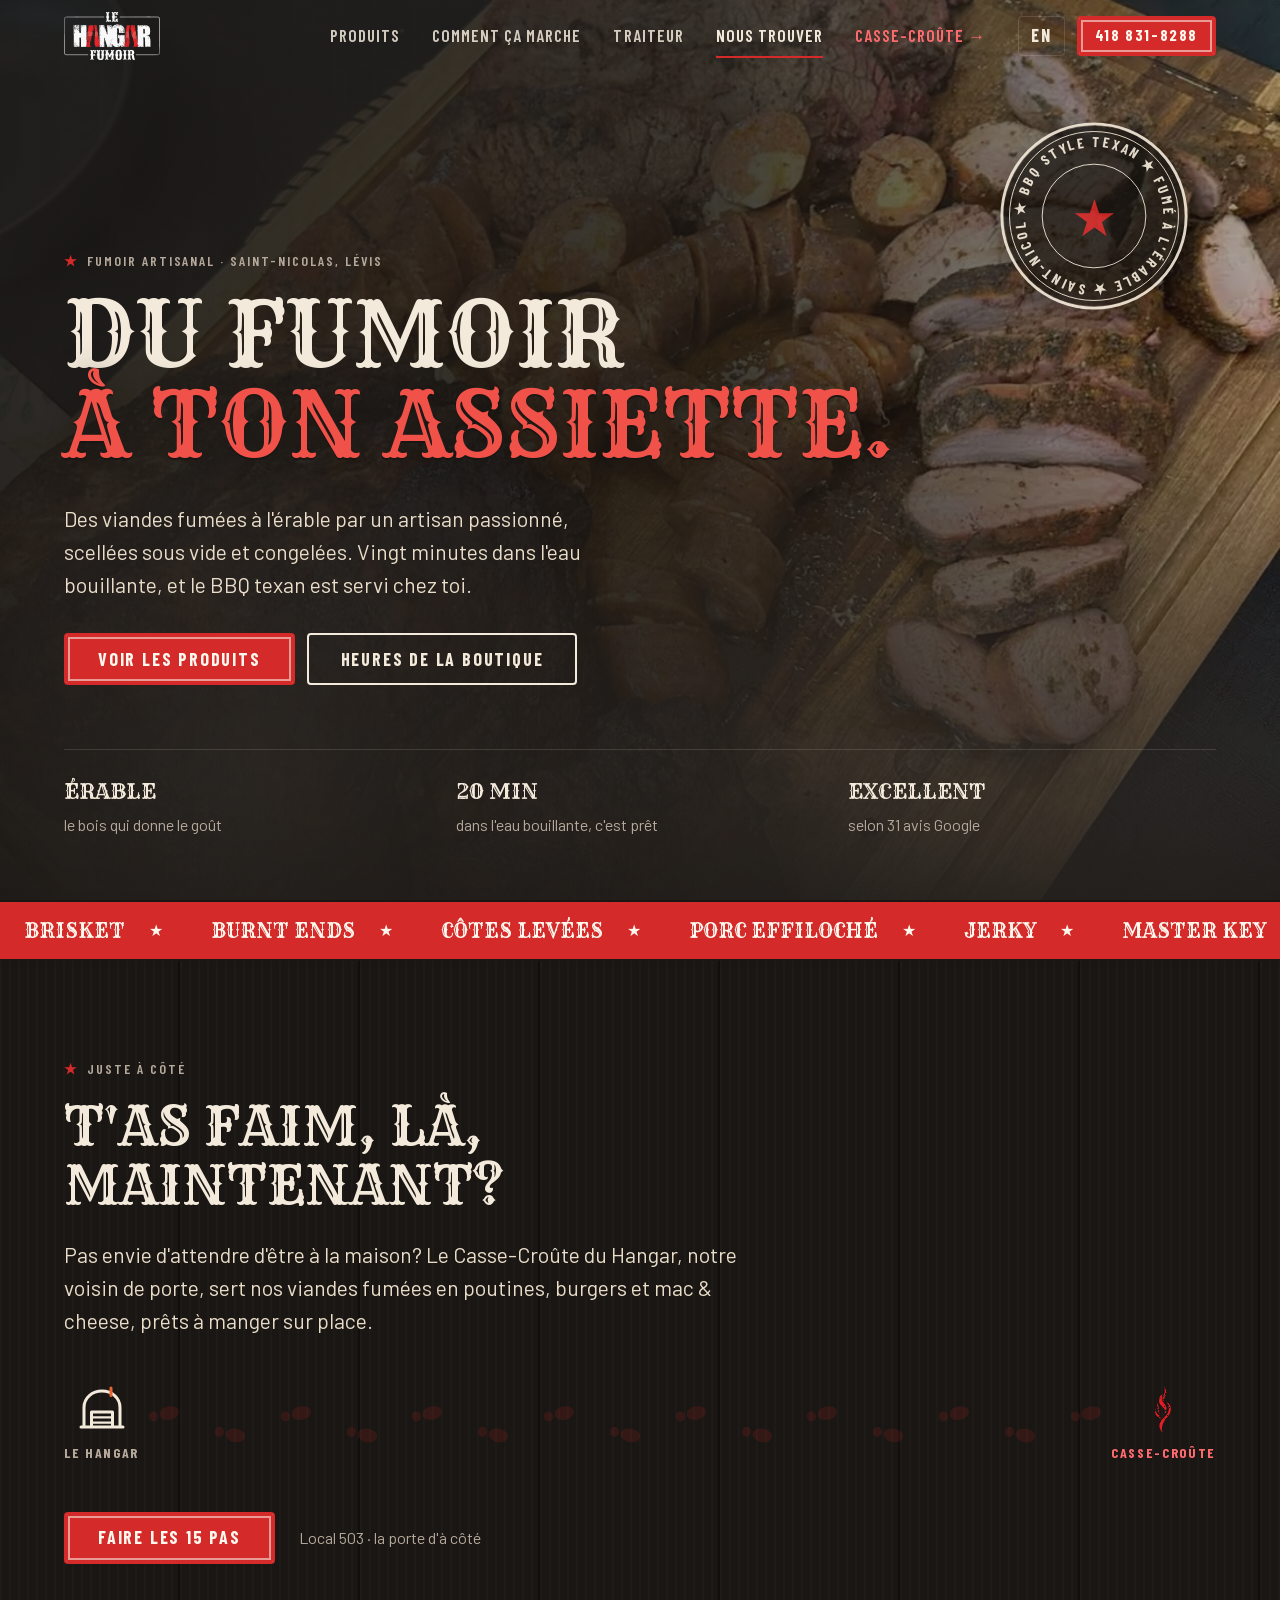
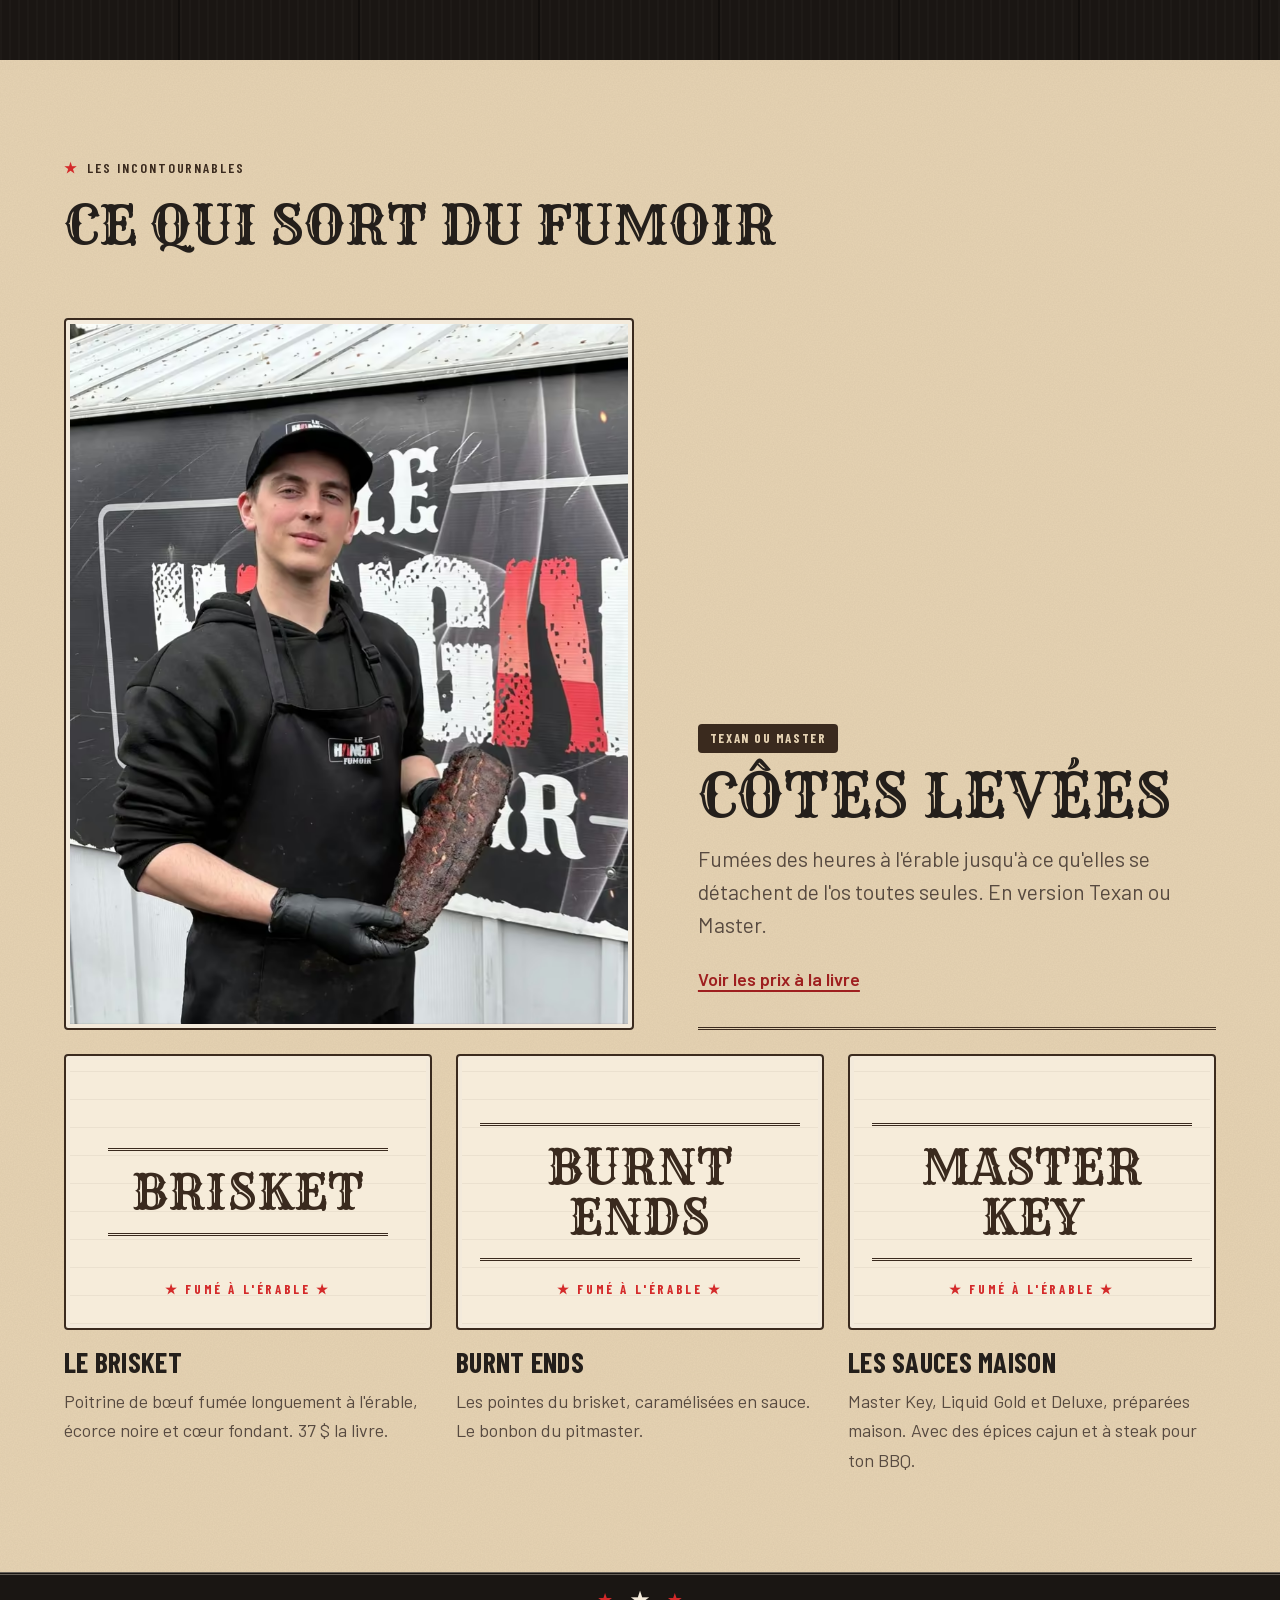
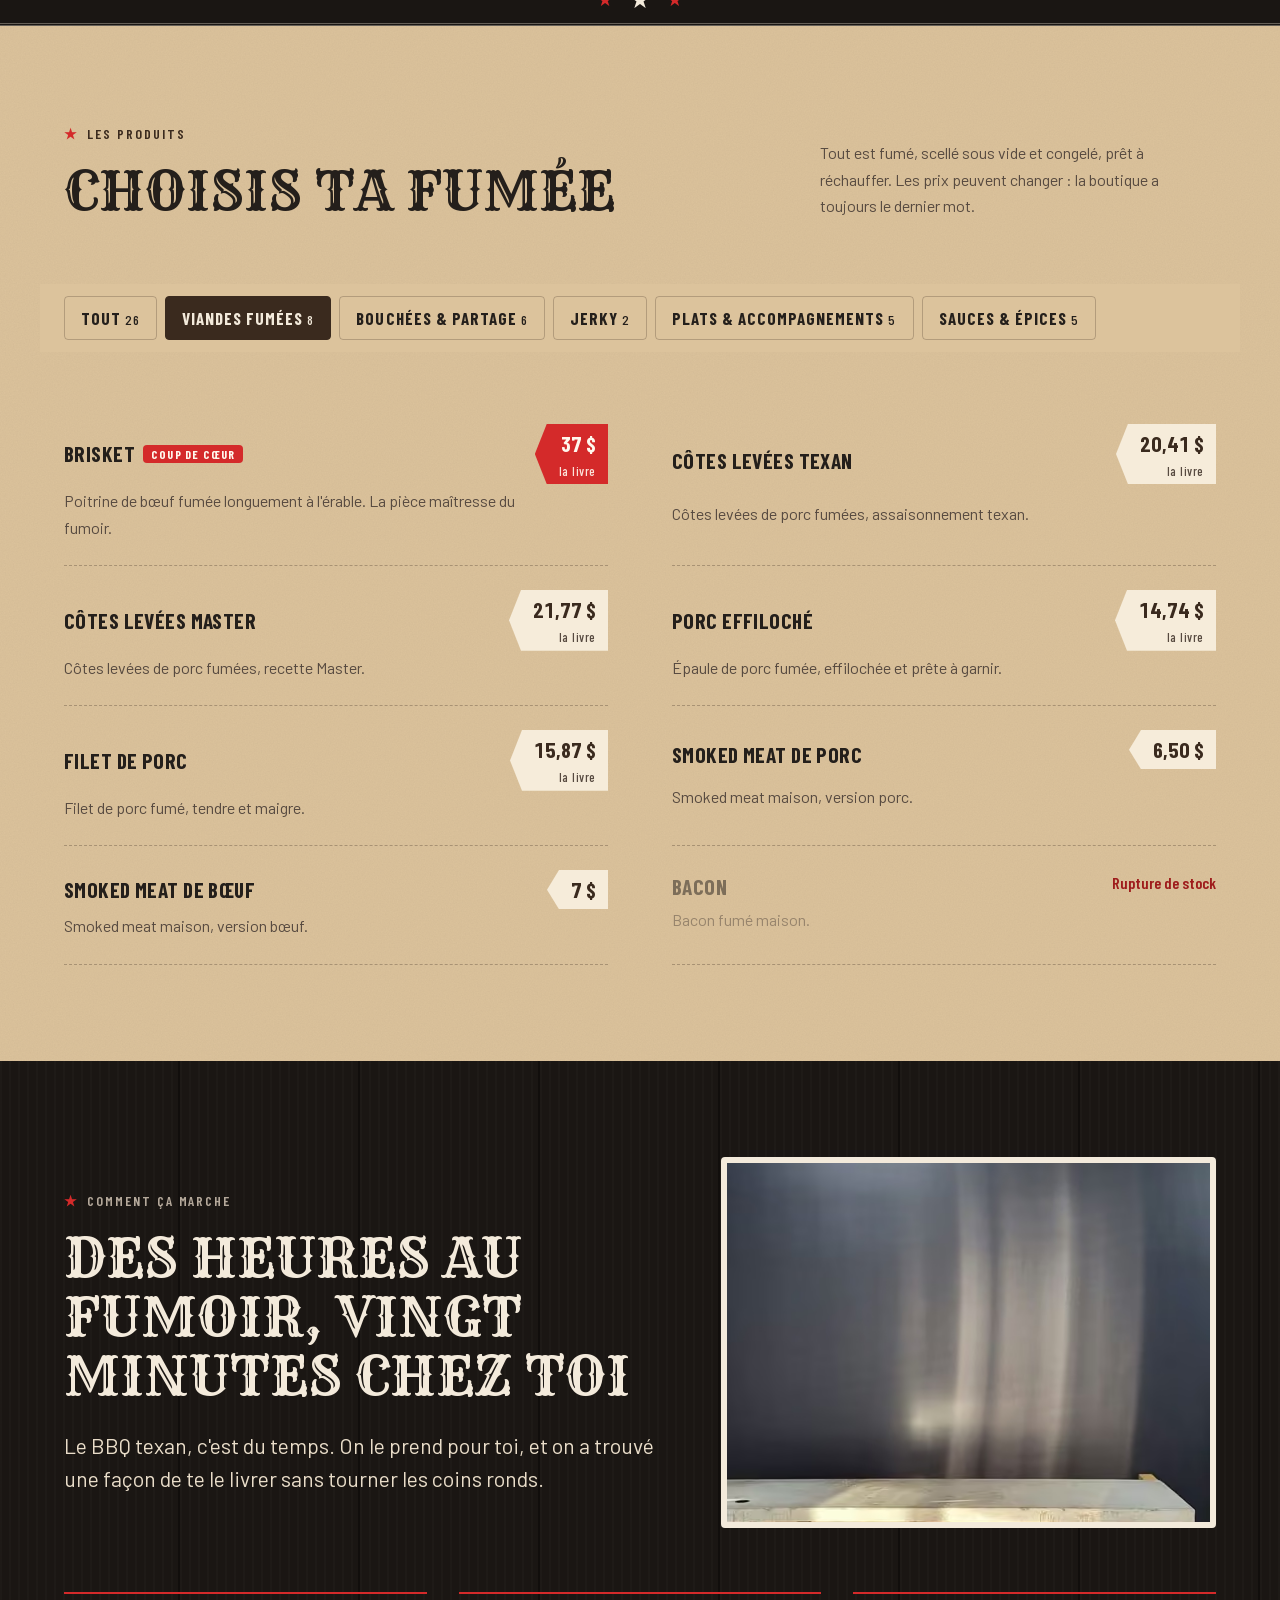
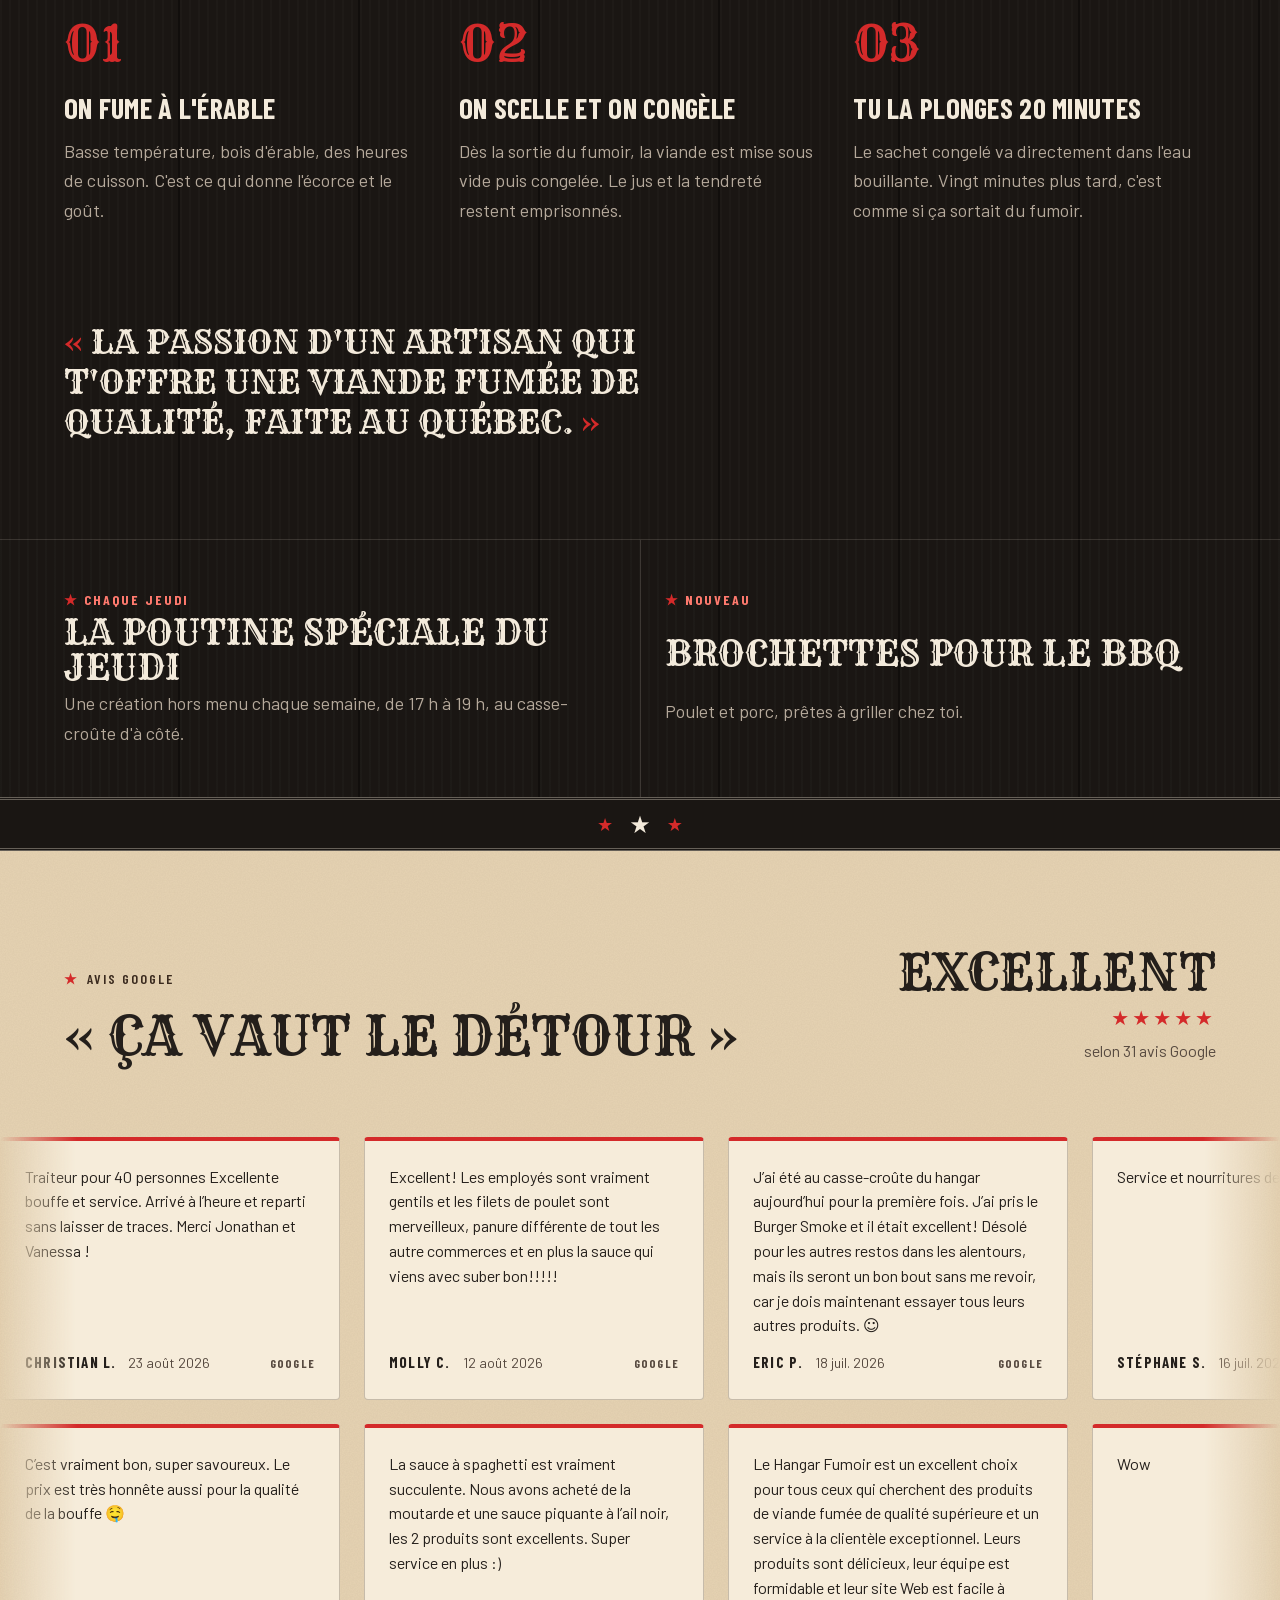
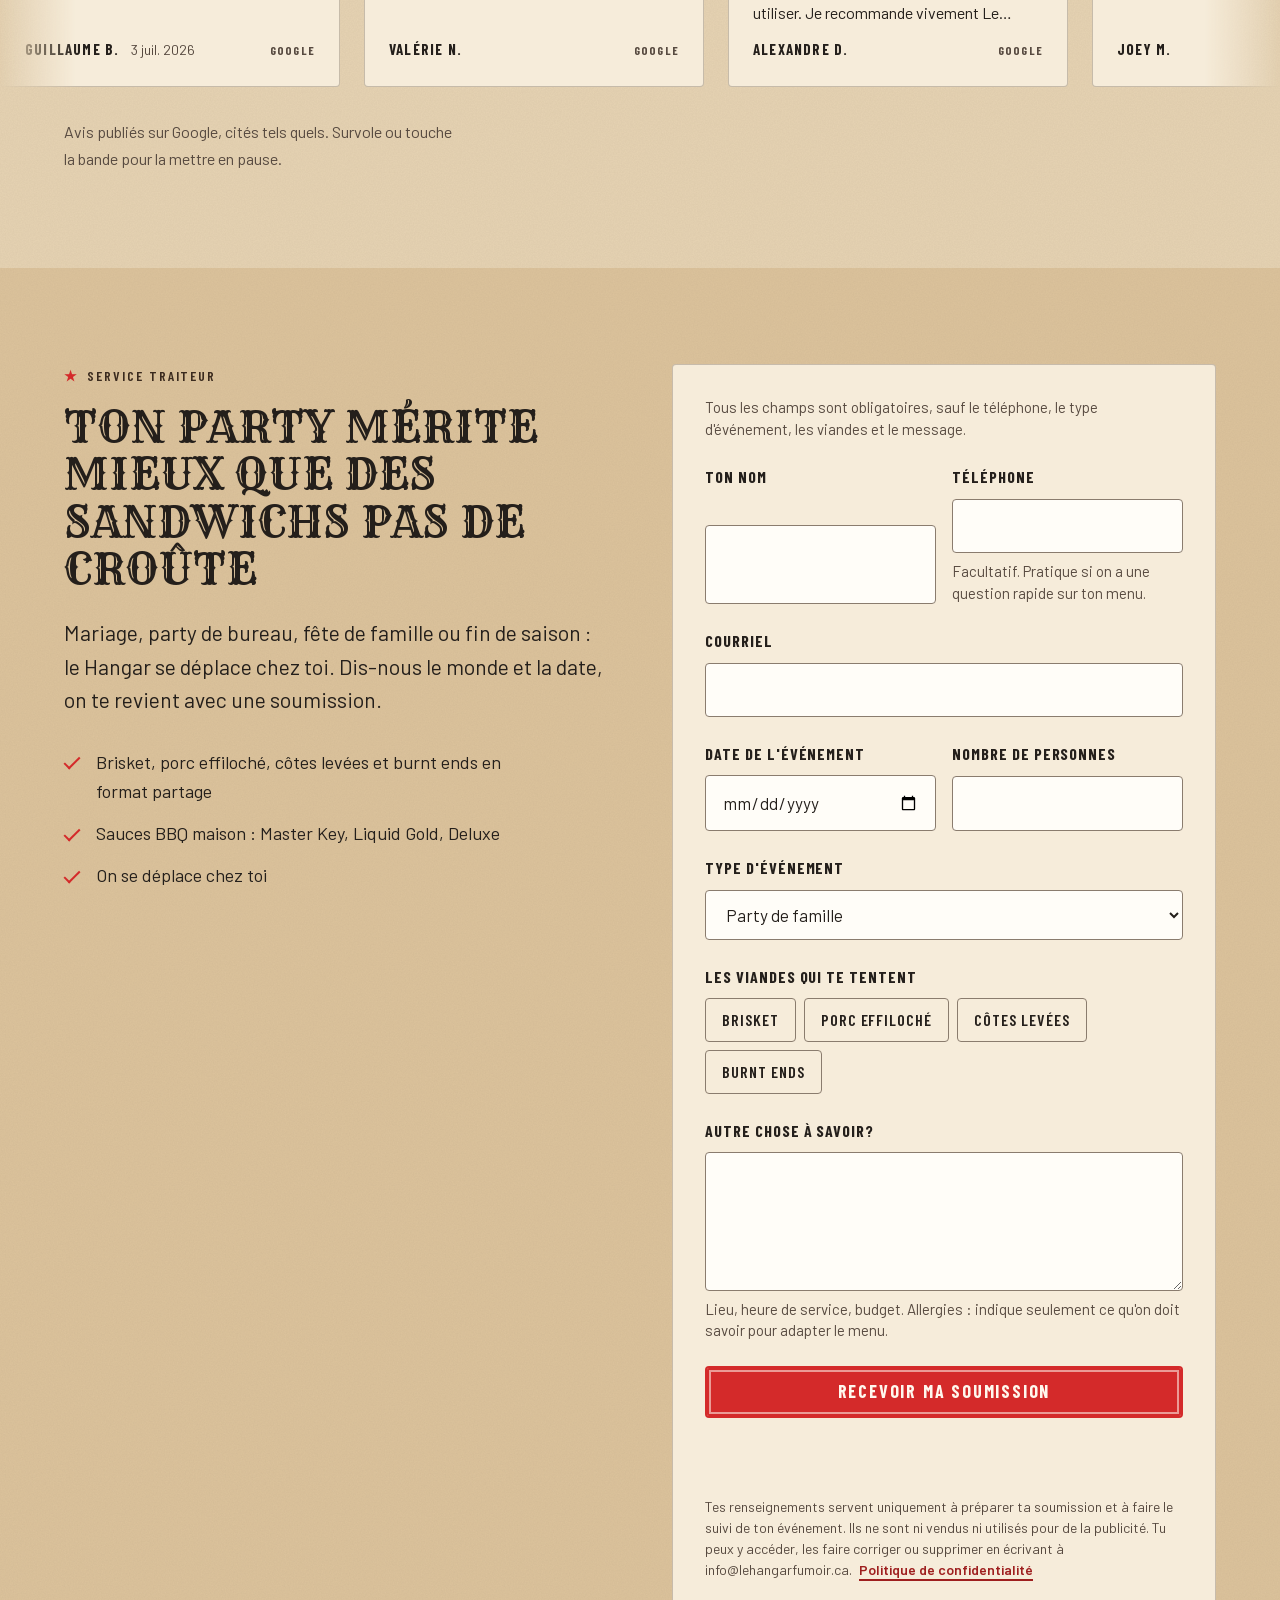
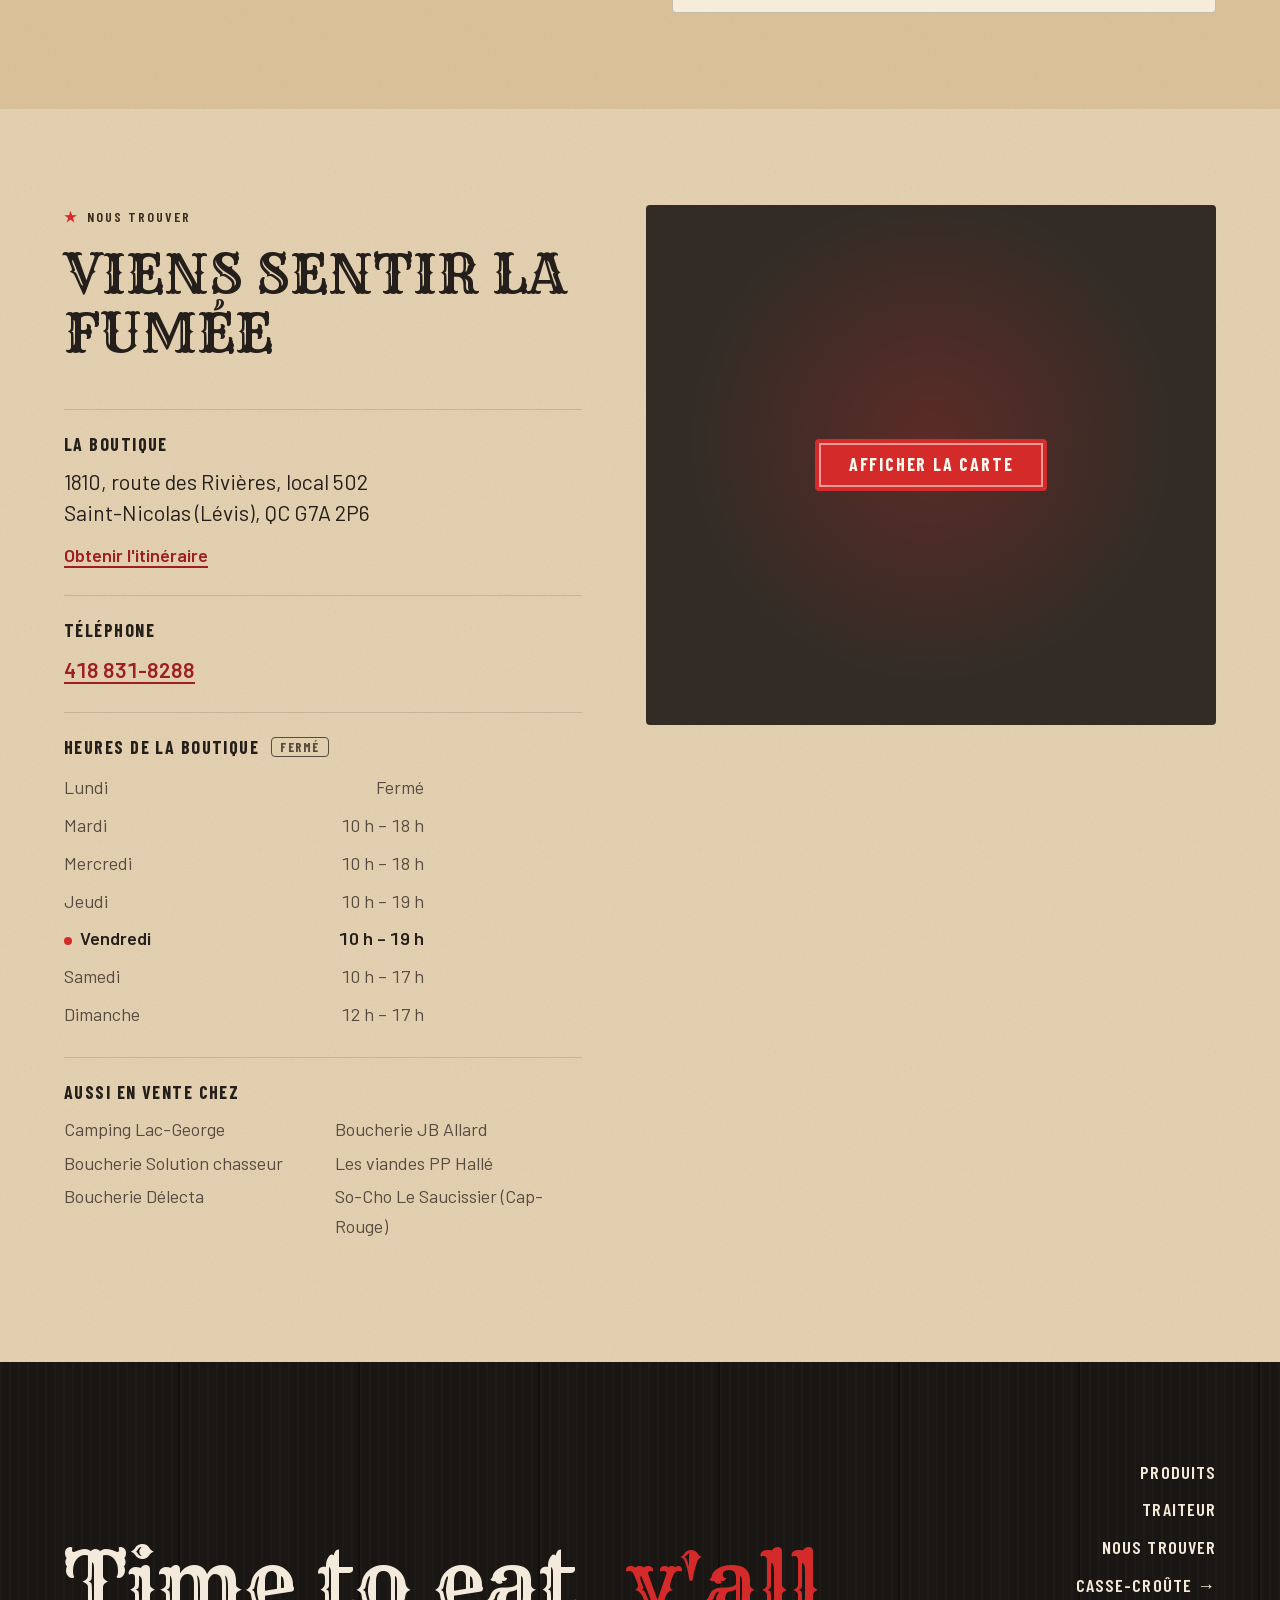
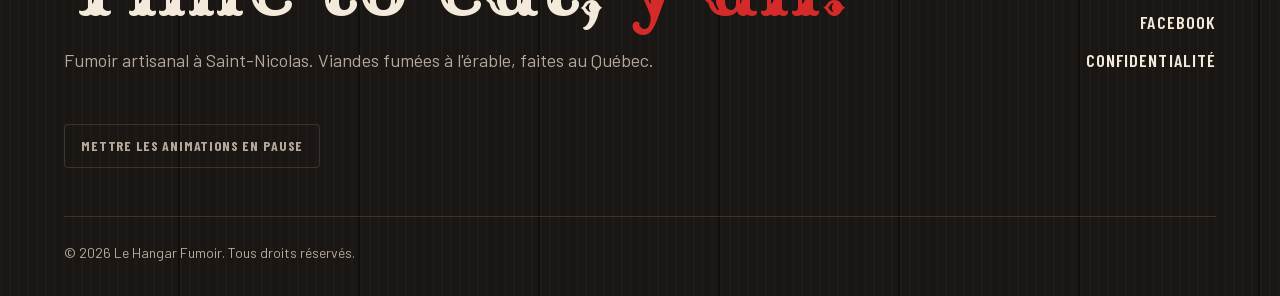
<file: index.html>
<!doctype html>
<html lang="fr" class="tx">
<head>
  <meta charset="utf-8">
  <meta name="viewport" content="width=device-width, initial-scale=1">
  <title>Le Hangar Fumoir — Viandes fumées à l'érable, prêtes en 20 minutes · Saint-Nicolas</title>
  <meta name="description" content="Fumoir artisanal à Saint-Nicolas (Lévis) : brisket, côtes levées, burnt ends, porc effiloché et sauces BBQ maison. Fumé à l'érable, scellé sous vide, prêt en 20 minutes. Boutique, points de vente et traiteur.">
  <meta name="theme-color" content="#1A1613">
  <link rel="canonical" href="https://hangar-le-fumoir.netlify.app/">
  <link rel="icon" href="assets/img/favicon.svg" type="image/svg+xml">

  <meta property="og:type" content="website">
  <meta property="og:site_name" content="Le Hangar Fumoir">
  <meta property="og:title" content="Le Hangar Fumoir · Du fumoir à ton assiette">
  <meta property="og:description" content="Viandes fumées à l'érable, scellées sous vide. 20 minutes dans l'eau bouillante et le BBQ texan est servi.">
  <meta property="og:url" content="https://hangar-le-fumoir.netlify.app/">
  <meta property="og:image" content="https://hangar-le-fumoir.netlify.app/assets/img/photos/og.jpg">
  <meta property="og:image:width" content="1200">
  <meta property="og:image:height" content="630">
  <meta property="og:image:alt" content="Le pitmaster du Hangar Fumoir devant la boutique">
  <meta property="og:locale" content="fr_CA">
  <meta name="twitter:card" content="summary_large_image">

  <link rel="preload" href="assets/fonts/rye-400-latin.woff2" as="font" type="font/woff2" crossorigin>
  <link rel="preload" href="assets/fonts/barlow-condensed-600-latin.woff2" as="font" type="font/woff2" crossorigin>
  <link rel="stylesheet" href="assets/css/style.css">
  <link rel="stylesheet" href="assets/css/texan.css">

  <script type="application/ld+json">
  {
    "@context": "https://schema.org",
    "@type": "Store",
    "@id": "https://hangar-le-fumoir.netlify.app/#commerce",
    "name": "Le Hangar Fumoir",
    "description": "Fumoir artisanal : viandes fumées à l'érable, emballées sous vide et prêtes à manger en 20 minutes. Boutique et service traiteur.",
    "url": "https://hangar-le-fumoir.netlify.app/",
    "telephone": "+1-418-831-8288",
    "image": ["https://hangar-le-fumoir.netlify.app/assets/img/photos/og.jpg", "https://hangar-le-fumoir.netlify.app/assets/img/photos/planche.jpg"],
    "logo": "https://hangar-le-fumoir.netlify.app/assets/img/logo-hangar.png",
    "priceRange": "$$",
    "address": {
      "@type": "PostalAddress",
      "streetAddress": "1810, route des Rivières, local 502",
      "addressLocality": "Lévis",
      "addressRegion": "QC",
      "postalCode": "G7A 2P6",
      "addressCountry": "CA"
    },
    "hasMap": "https://www.google.com/maps/search/?api=1&query=Le+Hangar+Fumoir+1810+route+des+Rivi%C3%A8res+L%C3%A9vis",
    "openingHoursSpecification": [
      { "@type": "OpeningHoursSpecification", "dayOfWeek": ["Tuesday","Wednesday"], "opens": "10:00", "closes": "18:00" },
      { "@type": "OpeningHoursSpecification", "dayOfWeek": ["Thursday","Friday"], "opens": "10:00", "closes": "19:00" },
      { "@type": "OpeningHoursSpecification", "dayOfWeek": "Saturday", "opens": "10:00", "closes": "17:00" },
      { "@type": "OpeningHoursSpecification", "dayOfWeek": "Sunday", "opens": "12:00", "closes": "17:00" }
    ],
    "sameAs": ["https://www.facebook.com/lehangarfumoir/"]
  }
  </script>
</head>
<body>
  <svg width="0" height="0" style="position:absolute" aria-hidden="true">
    <symbol id="footprint" viewBox="0 0 20 36"><ellipse cx="10" cy="12" rx="7.5" ry="11"/><ellipse cx="10" cy="30" rx="5.5" ry="5"/></symbol>
  </svg>
  <a class="skip" href="#contenu" data-i18n="skip">Aller au contenu</a>

  <!-- ============ EN-TÊTE ============ -->
  <header class="header" id="top">
    <div class="wrap header__inner">
      <a class="brand brand--logo" href="#top" aria-label="Le Hangar Fumoir — accueil">
        <img src="assets/img/logo-hangar-192.png" alt="Le Hangar Fumoir" width="96" height="48">
      </a>

      <nav class="nav" id="nav" aria-label="Navigation principale" data-i18n-attr="aria-label:a11y.nav">
        <a href="#produits" data-i18n="nav.menu">Produits</a>
        <a href="#fumee" data-i18n="nav.smoke">Comment ça marche</a>
        <a href="#traiteur" data-i18n="nav.catering">Traiteur</a>
        <a href="#visiter" data-i18n="nav.visit">Nous trouver</a>
        <a data-sister href="casse-croute/" class="nav__sister" data-i18n="nav.sister">Casse-croûte →</a>
        <a href="tel:+14188318288" class="nav__tel">418 831-8288</a>
      </nav>

      <div class="header__actions">
        <button class="lang" type="button" id="lang-toggle" lang="en">EN<span class="sr"> – English</span></button>
        <a class="btn btn--primary btn--sm header__cta" href="tel:+14188318288">418&nbsp;831-8288</a>
        <button class="burger" type="button" id="burger" aria-expanded="false" aria-controls="nav">
          <span></span><span></span>
          <span class="sr">Menu</span>
        </button>
      </div>
    </div>
  </header>

  <main id="contenu">

    <!-- ============ HÉRO ============ -->
    <section class="hero hero--photo">
      <div class="hero__bg" aria-hidden="true">
        <picture><source type="image/avif" srcset="assets/img/photos/planche-480.avif 480w, assets/img/photos/planche-768.avif 768w, assets/img/photos/planche-1100.avif 1100w" sizes="100vw"><source type="image/webp" srcset="assets/img/photos/planche-480.webp 480w, assets/img/photos/planche-768.webp 768w, assets/img/photos/planche-1100.webp 1100w" sizes="100vw"><img src="assets/img/photos/planche.jpg" alt="" width="1100" height="1467" fetchpriority="high"></picture>
      </div>
      <div class="hero__smoke" aria-hidden="true"><i></i><i></i><i></i></div>
      <div class="brand-stamp" aria-hidden="true">
        <svg viewBox="0 0 200 200">
          <defs><path id="stamp-circle" d="M100,100 m-72,0 a72,72 0 1,1 144,0 a72,72 0 1,1 -144,0"/></defs>
          <circle cx="100" cy="100" r="96" fill="none" stroke="currentColor" stroke-width="3"/>
          <circle cx="100" cy="100" r="88" fill="none" stroke="currentColor" stroke-width="1"/>
          <circle cx="100" cy="100" r="54" fill="none" stroke="currentColor" stroke-width="1"/>
          <text><textPath href="#stamp-circle" data-i18n="tx.stamp">★ BBQ style texan ★ Fumé à l'érable ★ Saint-Nicolas, QC </textPath></text>
        </svg>
        <span class="brand-stamp__star">★</span>
      </div>
      <div class="wrap hero__inner">
        <p class="eyebrow" data-i18n="hero.eyebrow">Fumoir artisanal · Saint-Nicolas, Lévis</p>
        <h1 class="hero__title">
          <span class="rise" style="--d:0" data-i18n="hero.t1">Du fumoir</span>
          <span class="rise hero__title-accent" style="--d:1" data-i18n="hero.t2">à ton assiette.</span>
        </h1>
        <p class="hero__lead" data-i18n="hero.lead">Des viandes fumées à l'érable par un artisan passionné, scellées sous vide et congelées. Vingt minutes dans l'eau bouillante, et le BBQ texan est servi chez toi.</p>
        <div class="hero__ctas">
          <a class="btn btn--primary" href="#produits" data-i18n="hero.cta1">Voir les produits</a>
          <a class="btn btn--ghost" href="#visiter" data-i18n="hero.cta2">Heures de la boutique</a>
        </div>

        <ul class="facts" role="list">
          <li><strong data-i18n="facts.1a">Érable</strong><span data-i18n="facts.1b">le bois qui donne le goût</span></li>
          <li><strong data-i18n="facts.2a">20 min</strong><span data-i18n="facts.2b">dans l'eau bouillante, c'est prêt</span></li>
          <li><strong data-i18n="facts.3a">Excellent</strong><span data-i18n="facts.3b">selon 31 avis Google</span></li>
        </ul>
      </div>
    </section>

    <!-- ============ BANDEAU ============ -->
    <div class="ticker" aria-hidden="true">
      <div class="ticker__track">
        <span>Brisket</span><span>Burnt ends</span><span data-i18n="tick.ribs">Côtes levées</span><span data-i18n="tick.pork">Porc effiloché</span><span>Jerky</span><span>Master Key</span>
        <span>Brisket</span><span>Burnt ends</span><span data-i18n="tick.ribs">Côtes levées</span><span data-i18n="tick.pork">Porc effiloché</span><span>Jerky</span><span>Master Key</span>
      </div>
    </div>

    <!-- ============ T'AS FAIM? → CASSE-CROÛTE ============ -->
    <section class="faim" id="faim" aria-labelledby="faim-title">
      <div class="wrap faim__inner">
        <div class="faim__text reveal">
          <p class="eyebrow" data-i18n="faim.eyebrow">Juste à côté</p>
          <h2 id="faim-title" data-i18n="faim.t1">T'as faim, là, maintenant?</h2>
          <p class="faim__lead" data-i18n="faim.lead">Pas envie d'attendre d'être à la maison? Le Casse-Croûte du Hangar, notre voisin de porte, sert nos viandes fumées en poutines, burgers et mac &amp; cheese, prêts à manger sur place.</p>
        </div>

        <div class="steps15" aria-hidden="true">
          <div class="steps15__end">
            <img src="assets/img/logo.svg" alt="" width="40" height="40">
            <span>Le Hangar</span>
          </div>
          <div class="steps15__path" data-count="15"></div>
          <div class="steps15__end steps15__end--cc">
            <img src="assets/img/flamme-cc.svg" alt="" width="40" height="40">
            <span>Casse-croûte</span>
          </div>
        </div>

        <div class="faim__cta reveal">
          <a class="btn btn--primary" data-sister href="casse-croute/" data-i18n="faim.cta">Faire les 15 pas</a>
          <span class="faim__hint" data-i18n="faim.hint">Local 503 · la porte d'à côté</span>
        </div>
      </div>
    </section>

    <!-- ============ INCONTOURNABLES ============ -->
    <section class="section" id="signatures" aria-labelledby="sig-title">
      <div class="wrap">
        <header class="reveal section__head">
          <p class="eyebrow" data-i18n="sig.eyebrow">Les incontournables</p>
          <h2 id="sig-title" data-i18n="sig.title">Ce qui sort du fumoir</h2>
        </header>

        <div class="sig-grid">
          <article class="sig sig--xl">
            <figure class="shot shot--tall" data-ph="Ribs">
              <picture><source type="image/avif" srcset="assets/img/photos/pitmaster-480.avif 480w, assets/img/photos/pitmaster-800.avif 800w, assets/img/photos/pitmaster-1200.avif 1200w" sizes="(max-width: 900px) 100vw, 40vw"><source type="image/webp" srcset="assets/img/photos/pitmaster-480.webp 480w, assets/img/photos/pitmaster-800.webp 800w, assets/img/photos/pitmaster-1200.webp 1200w" sizes="(max-width: 900px) 100vw, 40vw"><img src="assets/img/photos/pitmaster.jpg" alt="Le pitmaster du Hangar Fumoir présente une côte levée fumée" width="1200" height="1600" loading="lazy" decoding="async" data-optional style="object-position:50% 35%"></picture>
            </figure>
            <div class="sig__body">
              <span class="tag" data-i18n="sig.price1">Texan ou Master</span>
              <h3 data-i18n="sig.2.t">Côtes levées</h3>
              <p data-i18n="sig.2.d">Fumées des heures à l'érable jusqu'à ce qu'elles se détachent de l'os toutes seules. En version Texan ou Master.</p>
              <a class="link sig__cta" href="#produits" data-i18n="sig.2.cta">Voir les prix à la livre</a>
            </div>
          </article>

          <article class="sig">
            <figure class="shot" data-ph="Brisket"></figure>
            <div class="sig__body">
              <h3 data-i18n="sig.1.t">Le brisket</h3>
              <p data-i18n="sig.1.d">Poitrine de bœuf fumée longuement à l'érable, écorce noire et cœur fondant. 37 $ la livre.</p>
            </div>
          </article>

          <article class="sig">
            <figure class="shot" data-ph="Burnt ends"></figure>
            <div class="sig__body">
              <h3 data-i18n="sig.3.t">Burnt ends</h3>
              <p data-i18n="sig.3.d">Les pointes du brisket, caramélisées en sauce. Le bonbon du pitmaster.</p>
            </div>
          </article>

          <article class="sig">
            <figure class="shot" data-ph="Master Key"></figure>
            <div class="sig__body">
              <h3 data-i18n="sig.4.t">Les sauces maison</h3>
              <p data-i18n="sig.4.d">Master Key, Liquid Gold et Deluxe, préparées maison. Avec des épices cajun et à steak pour ton BBQ.</p>
            </div>
          </article>
        </div>
      </div>
    </section>

    <!-- ============ PRODUITS ============ -->
    <div class="tx-divider" aria-hidden="true"><span>★</span><span>★</span><span>★</span></div>

    <section class="section section--alt" id="produits" aria-labelledby="menu-title">
      <div class="wrap">
        <header class="reveal section__head section__head--split">
          <div>
            <p class="eyebrow" data-i18n="menu.eyebrow">Les produits</p>
            <h2 id="menu-title" data-i18n="menu.title">Choisis ta fumée</h2>
          </div>
          <p class="section__note" data-i18n="menu.note">Tout est fumé, scellé sous vide et congelé, prêt à réchauffer. Les prix peuvent changer : la boutique a toujours le dernier mot.</p>
        </header>

        <div class="tabs" role="tablist" aria-label="Catégories de produits" data-i18n-attr="aria-label:a11y.tabs" id="menu-tabs"></div>
        <div class="menu-list" id="menu-list" role="tabpanel" tabindex="0"></div>
        <noscript><p class="section__note">Active JavaScript pour afficher les produits, ou appelle-nous au 418 831-8288.</p></noscript>
      </div>
    </section>

    <!-- ============ COMMENT ÇA MARCHE ============ -->
    <section class="section section--dark" id="fumee" aria-labelledby="smoke-title">
      <div class="wrap">
        <div class="smoke-intro">
          <header class="reveal section__head">
            <p class="eyebrow" data-i18n="smoke.eyebrow">Comment ça marche</p>
            <h2 id="smoke-title" data-i18n="smoke.title">Des heures au fumoir, vingt minutes chez toi</h2>
            <p class="section__lead" data-i18n="smoke.lead">Le BBQ texan, c'est du temps. On le prend pour toi, et on a trouvé une façon de te le livrer sans tourner les coins ronds.</p>
          </header>
          <figure class="shot shot--portrait reveal" data-ph="Boutique">
            <picture><source type="image/avif" srcset="assets/img/photos/boutique-34-480.avif 480w, assets/img/photos/boutique-34-676.avif 676w" sizes="(max-width: 860px) min(100vw, 480px), 36vw"><source type="image/webp" srcset="assets/img/photos/boutique-34-480.webp 480w, assets/img/photos/boutique-34-676.webp 676w" sizes="(max-width: 860px) min(100vw, 480px), 36vw"><img src="assets/img/photos/boutique.jpg" alt="Le comptoir de la boutique du Hangar Fumoir" width="676" height="901" loading="lazy" decoding="async" data-optional></picture>
          </figure>
        </div>

        <ol class="steps" role="list">
          <li class="step reveal">
            <span class="step__num">01</span>
            <h3 data-i18n="smoke.1.t">On fume à l'érable</h3>
            <p data-i18n="smoke.1.d">Basse température, bois d'érable, des heures de cuisson. C'est ce qui donne l'écorce et le goût.</p>
          </li>
          <li class="step reveal">
            <span class="step__num">02</span>
            <h3 data-i18n="smoke.2.t">On scelle et on congèle</h3>
            <p data-i18n="smoke.2.d">Dès la sortie du fumoir, la viande est mise sous vide puis congelée. Le jus et la tendreté restent emprisonnés.</p>
          </li>
          <li class="step reveal">
            <span class="step__num">03</span>
            <h3 data-i18n="smoke.3.t">Tu la plonges 20 minutes</h3>
            <p data-i18n="smoke.3.d">Le sachet congelé va directement dans l'eau bouillante. Vingt minutes plus tard, c'est comme si ça sortait du fumoir.</p>
          </li>
        </ol>

        <blockquote class="pull reveal">
          <p data-i18n="smoke.quote">La passion d'un artisan qui t'offre une viande fumée de qualité, faite au Québec.</p>
        </blockquote>
      </div>
    </section>

    <!-- ============ PROMOS ============ -->
    <section class="promos" aria-label="Promotions" data-i18n-attr="aria-label:a11y.promos">
      <div class="wrap promos__inner">
        <a class="promo reveal" data-sister href="casse-croute/#speciaux">
          <span class="promo__k" data-i18n="promo.1.k">Chaque jeudi</span>
          <strong data-i18n="promo.1.t">La poutine spéciale du jeudi</strong>
          <span data-i18n="promo.1.d">Une création hors menu chaque semaine, de 17&nbsp;h à 19&nbsp;h, au casse-croûte d'à côté.</span>
        </a>
        <div class="promo reveal">
          <span class="promo__k" data-i18n="promo.2.k">Nouveau</span>
          <strong data-i18n="promo.2.t">Brochettes pour le BBQ</strong>
          <span data-i18n="promo.2.d">Poulet et porc, prêtes à griller chez toi.</span>
        </div>
      </div>
    </section>

    <!-- ============ AVIS ============ -->
    <div class="tx-divider" aria-hidden="true"><span>★</span><span>★</span><span>★</span></div>

    <section class="section" id="avis" aria-labelledby="reviews-title">
      <div class="wrap">
        <header class="reveal section__head section__head--split">
          <div>
            <p class="eyebrow" data-i18n="rev.eyebrow">Avis Google</p>
            <h2 id="reviews-title" data-i18n="rev.title">« Ça vaut le détour »</h2>
          </div>
          <p class="rating"><strong data-i18n="facts.3a">Excellent</strong><span class="rating__stars" aria-hidden="true">★★★★★</span><span data-i18n="rev.count">selon 31 avis Google</span></p>
        </header>
      </div>
      <div class="reviews" data-reviews aria-label="Avis Google" data-i18n-attr="aria-label:rev.region" role="region" tabindex="0"></div>
      <div class="wrap">
        <p class="section__note" data-i18n="rev.note">Avis publiés sur Google, cités tels quels. Survole ou touche la bande pour la mettre en pause.</p>
      </div>
    </section>

    <!-- ============ TRAITEUR ============ -->
    <section class="section section--alt" id="traiteur" aria-labelledby="cat-title">
      <div class="wrap cat">
        <div class="cat__intro">
          <p class="eyebrow" data-i18n="cat.eyebrow">Service traiteur</p>
          <h2 id="cat-title" data-i18n="cat.title">Ton party mérite mieux que des sandwichs pas de croûte</h2>
          <p class="section__lead" data-i18n="cat.lead">Mariage, party de bureau, fête de famille ou fin de saison : le Hangar se déplace chez toi. Dis-nous le monde et la date, on te revient avec une soumission.</p>
          <ul class="checks" role="list">
            <li data-i18n="cat.b1">Brisket, porc effiloché, côtes levées et burnt ends en format partage</li>
            <li data-i18n="cat.b2">Sauces BBQ maison : Master Key, Liquid Gold, Deluxe</li>
            <li data-i18n="cat.b3">On se déplace chez toi</li>
          </ul>
        </div>

        <form class="form" id="catering-form" method="post" action="mailto:info@lehangarfumoir.ca?subject=Demande%20de%20traiteur" enctype="text/plain" novalidate>
          <div class="hp" aria-hidden="true">
            <label for="f-website">Laisser ce champ vide</label>
            <input id="f-website" name="_gotcha" type="text" tabindex="-1" autocomplete="off">
          </div>
          <p class="field__help" data-i18n="form.required">Tous les champs sont obligatoires, sauf le téléphone, le type d'événement, les viandes et le message.</p>
          <div class="form__row">
            <div class="field">
              <label for="f-name" data-i18n="form.name">Ton nom</label>
              <input id="f-name" name="name" type="text" autocomplete="name" maxlength="100" required>
              <p class="field__err" id="f-name-err" data-i18n="form.err.name">Écris ton nom pour qu'on sache à qui répondre.</p>
            </div>
            <div class="field">
              <label for="f-phone" data-i18n="form.phone">Téléphone</label>
              <input id="f-phone" name="phone" type="tel" autocomplete="tel" inputmode="tel" maxlength="30" aria-describedby="f-phone-help">
              <p class="field__help" id="f-phone-help" data-i18n="form.phone.help">Facultatif. Pratique si on a une question rapide sur ton menu.</p>
            </div>
          </div>

          <div class="field">
            <label for="f-email" data-i18n="form.email">Courriel</label>
            <input id="f-email" name="email" type="email" autocomplete="email" maxlength="254" required>
            <p class="field__err" id="f-email-err" data-i18n="form.err.email">Vérifie ton courriel : il manque un @ ou un domaine.</p>
          </div>

          <div class="form__row">
            <div class="field">
              <label for="f-date" data-i18n="form.date">Date de l'événement</label>
              <input id="f-date" name="date" type="date" required>
              <p class="field__err" id="f-date-err" data-i18n="form.err.date">Choisis une date à venir.</p>
            </div>
            <div class="field">
              <label for="f-guests" data-i18n="form.guests">Nombre de personnes</label>
              <input id="f-guests" name="guests" type="number" min="10" max="2000" step="1" inputmode="numeric" required>
              <p class="field__err" id="f-guests-err" data-i18n="form.err.guests">Le traiteur commence à 10 personnes.</p>
            </div>
          </div>

          <div class="field">
            <label for="f-type" data-i18n="form.type">Type d'événement</label>
            <select id="f-type" name="type">
              <option value="Party de famille" data-i18n="form.type.1">Party de famille</option>
              <option value="Événement d'entreprise" data-i18n="form.type.2">Événement d'entreprise</option>
              <option value="Mariage" data-i18n="form.type.3">Mariage</option>
              <option value="Autre" data-i18n="form.type.4">Autre</option>
            </select>
          </div>

          <fieldset class="field">
            <legend data-i18n="form.meats">Les viandes qui te tentent</legend>
            <div class="chips">
              <label class="chip"><input type="checkbox" name="meats" value="Brisket"><span>Brisket</span></label>
              <label class="chip"><input type="checkbox" name="meats" value="Porc effiloché"><span data-i18n="meat.pork">Porc effiloché</span></label>
              <label class="chip"><input type="checkbox" name="meats" value="Côtes levées"><span data-i18n="meat.ribs">Côtes levées</span></label>
              <label class="chip"><input type="checkbox" name="meats" value="Burnt ends"><span>Burnt ends</span></label>
            </div>
          </fieldset>

          <div class="field">
            <label for="f-msg" data-i18n="form.msg">Autre chose à savoir?</label>
            <textarea id="f-msg" name="message" rows="4" maxlength="1500" aria-describedby="f-msg-help"></textarea>
            <p class="field__help" id="f-msg-help" data-i18n="form.msg.help">Lieu, heure de service, budget. Allergies : indique seulement ce qu'on doit savoir pour adapter le menu.</p>
          </div>

          <button class="btn btn--primary btn--block" type="submit" data-i18n="form.submit">Recevoir ma soumission</button>
          <p class="form__status" id="form-status" role="status" aria-live="polite"></p>
          <p class="form__privacy">
            <span data-i18n="form.privacy">Tes renseignements servent uniquement à préparer ta soumission et à faire le suivi de ton événement. Ils ne sont ni vendus ni utilisés pour de la publicité. Tu peux y accéder, les faire corriger ou supprimer en écrivant à info@lehangarfumoir.ca.</span>
            <a class="link" href="confidentialite.html" data-i18n="form.privacy.link">Politique de confidentialité</a>
          </p>
        </form>
      </div>
    </section>

    <!-- ============ NOUS TROUVER ============ -->
    <section class="section" id="visiter" aria-labelledby="visit-title">
      <div class="wrap visit">
        <div class="visit__info">
          <p class="eyebrow" data-i18n="visit.eyebrow">Nous trouver</p>
          <h2 id="visit-title" data-i18n="visit.title">Viens sentir la fumée</h2>

          <div class="visit__block">
            <h3 data-i18n="visit.addr">La boutique</h3>
            <address>1810, route des Rivières, local 502<br>Saint-Nicolas (Lévis), QC G7A 2P6</address>
            <a class="link" href="https://www.google.com/maps/search/?api=1&query=Le+Hangar+Fumoir+1810+route+des+Rivi%C3%A8res+L%C3%A9vis" target="_blank" rel="noopener" data-i18n="visit.directions">Obtenir l'itinéraire</a>
          </div>

          <div class="visit__block">
            <h3 data-i18n="visit.phone">Téléphone</h3>
            <a class="link tel" href="tel:+14188318288">418 831-8288</a>
          </div>

          <div class="visit__block">
            <h3><span data-i18n="visit.hours">Heures de la boutique</span> <span class="open-badge" id="open-badge"></span></h3>
            <table class="hours" id="hours"></table>
          </div>

          <div class="visit__block">
            <h3 data-i18n="visit.dist">Aussi en vente chez</h3>
            <ul class="dist" role="list">
              <li>Camping Lac-George</li>
              <li>Boucherie JB Allard</li>
              <li>Boucherie Solution chasseur</li>
              <li>Les viandes PP Hallé</li>
              <li>Boucherie Délecta</li>
              <li>So-Cho Le Saucissier (Cap-Rouge)</li>
            </ul>
          </div>
        </div>

        <div class="visit__media">
          <div class="visit__map">
            <a class="map-facade" title="Carte : Le Hangar Fumoir, Saint-Nicolas" data-i18n-attr="title:a11y.map"
            href="https://www.google.com/maps/search/?api=1&amp;query=1810+route+des+Rivi%C3%A8res,+L%C3%A9vis,+QC+G7A+2P6"
            data-embed="https://www.google.com/maps?q=1810+route+des+Rivi%C3%A8res,+L%C3%A9vis,+QC+G7A+2P6&amp;output=embed">
            <span class="btn btn--primary" data-i18n="map.show">Afficher la carte</span>
          </a>
          </div>
        </div>
      </div>
    </section>
  </main>

  <!-- ============ PIED DE PAGE ============ -->
  <footer class="footer">
    <div class="wrap footer__inner">
      <div class="footer__brand">
        <span class="footer__big footer__big--tx" lang="en">Time to eat, <em>y'all.</em></span>
        <p data-i18n="footer.tag">Fumoir artisanal à Saint-Nicolas. Viandes fumées à l'érable, faites au Québec.</p>
      </div>
      <nav class="footer__nav" aria-label="Pied de page" data-i18n-attr="aria-label:a11y.footer">
        <a href="#produits" data-i18n="nav.menu">Produits</a>
        <a href="#traiteur" data-i18n="nav.catering">Traiteur</a>
        <a href="#visiter" data-i18n="nav.visit">Nous trouver</a>
        <a data-sister href="casse-croute/" data-i18n="nav.sister">Casse-croûte →</a>
        <a href="https://www.facebook.com/lehangarfumoir/" target="_blank" rel="noopener">Facebook</a>
        <a href="confidentialite.html" data-i18n="footer.privacy">Confidentialité</a>
      </nav>
      <button class="motion-toggle" type="button" id="motion-toggle" aria-pressed="false" data-i18n="a11y.pause">Mettre les animations en pause</button>
      <p class="footer__legal">© <span id="year">2026</span> Le Hangar Fumoir. <span data-i18n="footer.rights">Tous droits réservés.</span></p>
    </div>
  </footer>

  <script src="assets/js/config.js"></script>
  <script src="assets/js/i18n.js"></script>
  <script src="assets/js/reviews.js"></script>
  <script src="assets/js/main.js"></script>
</body>
</html>
</file>
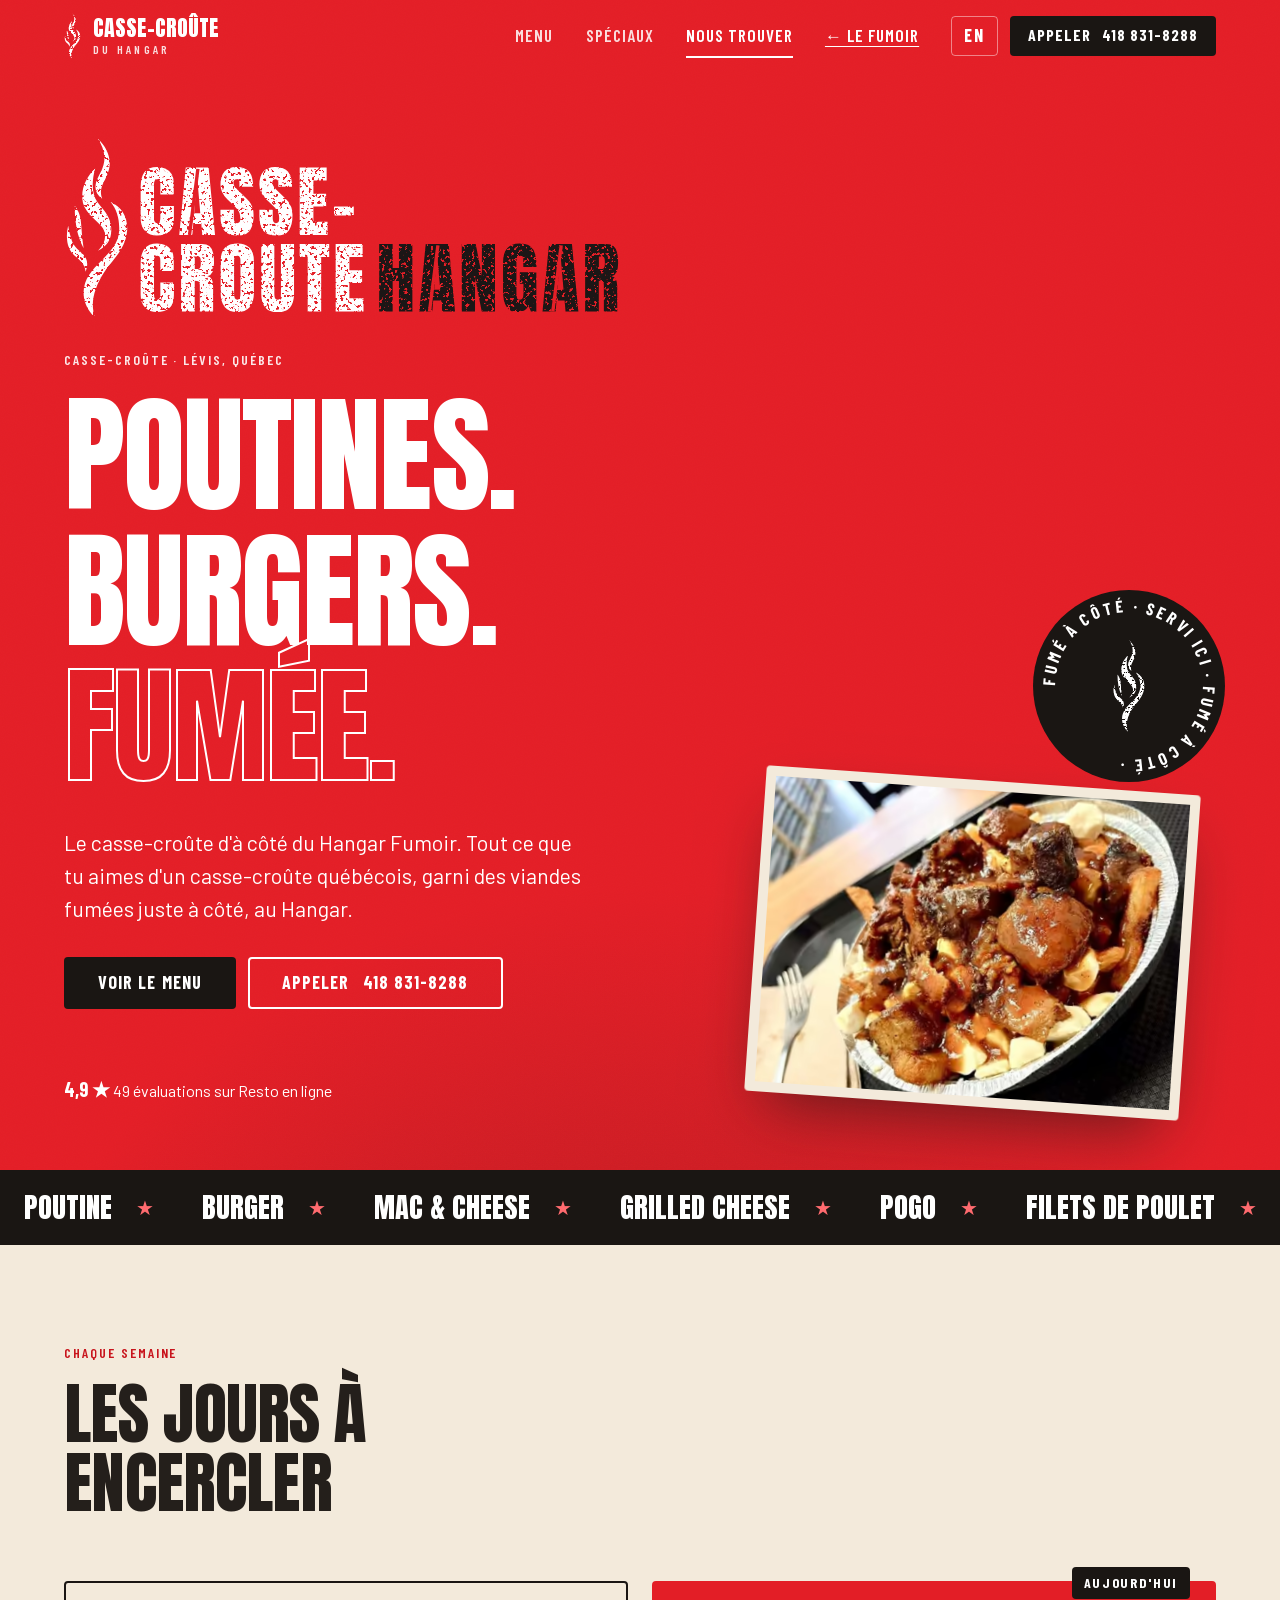
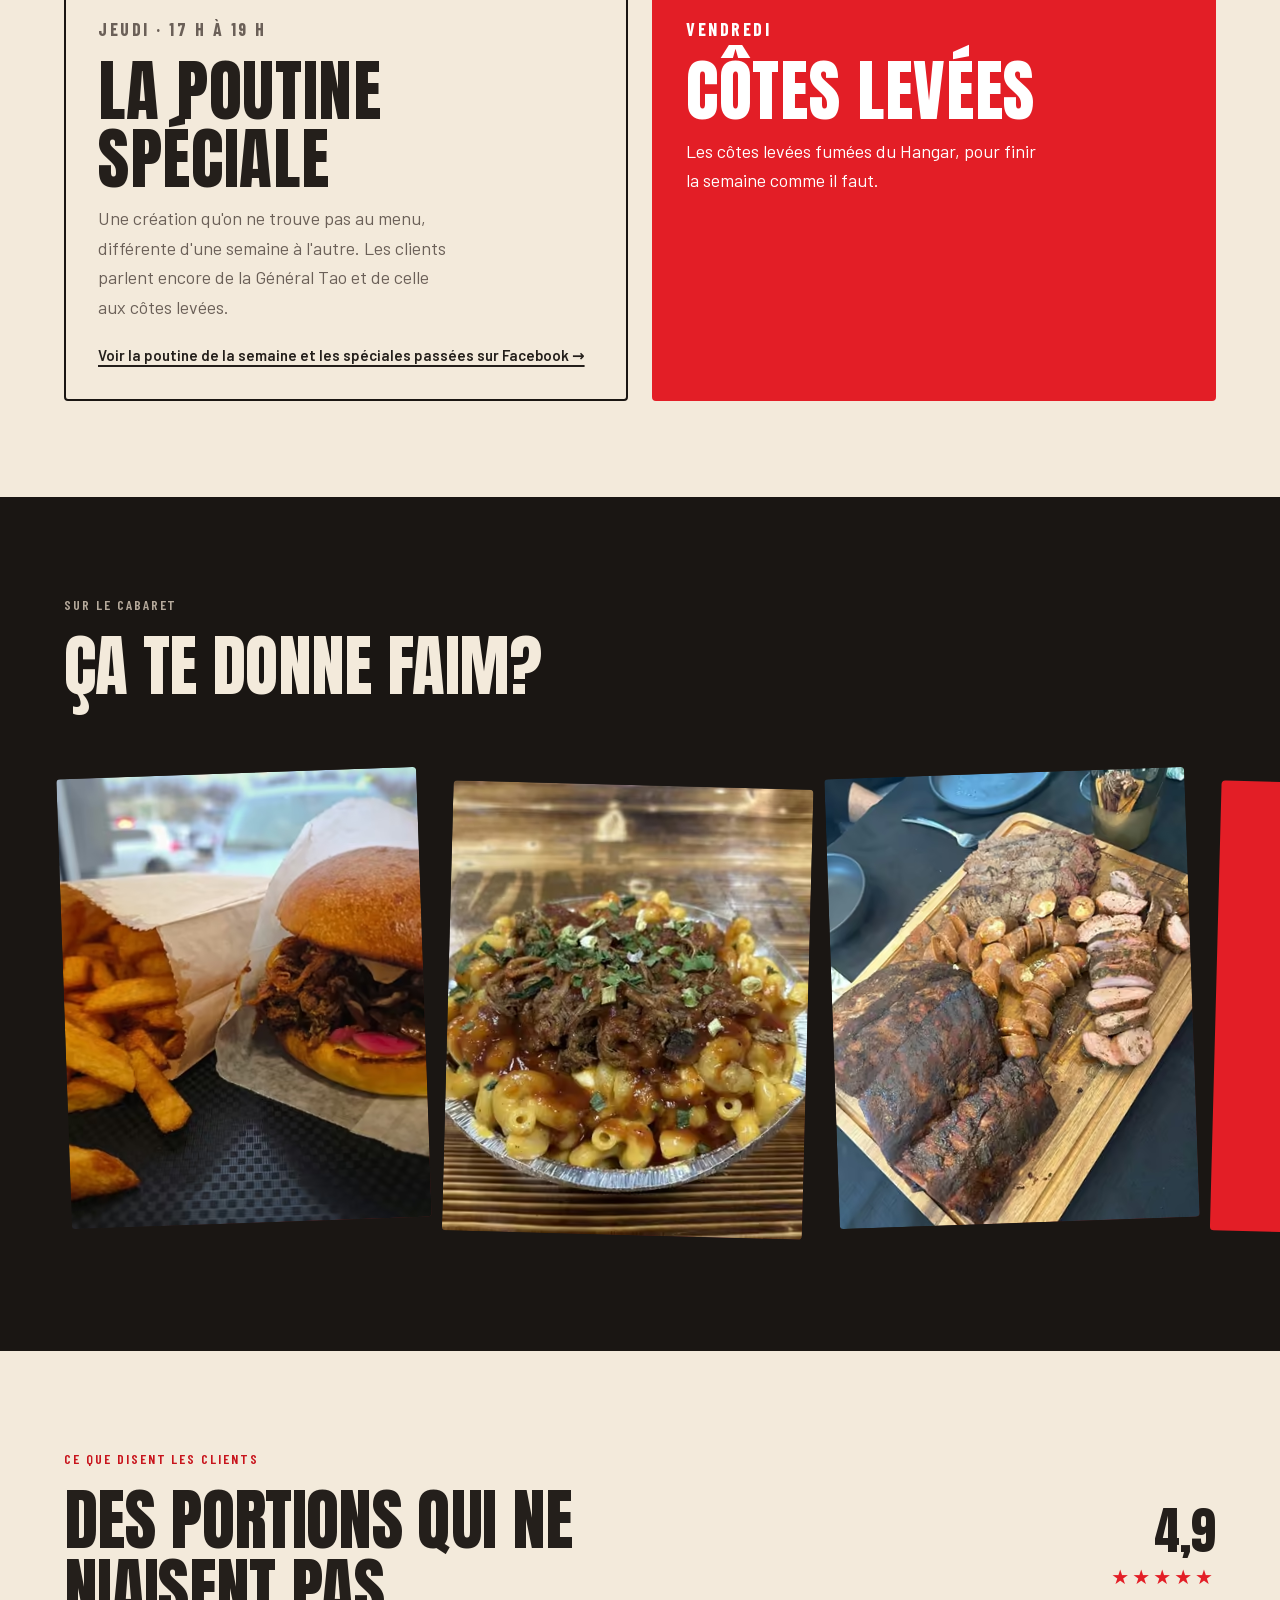
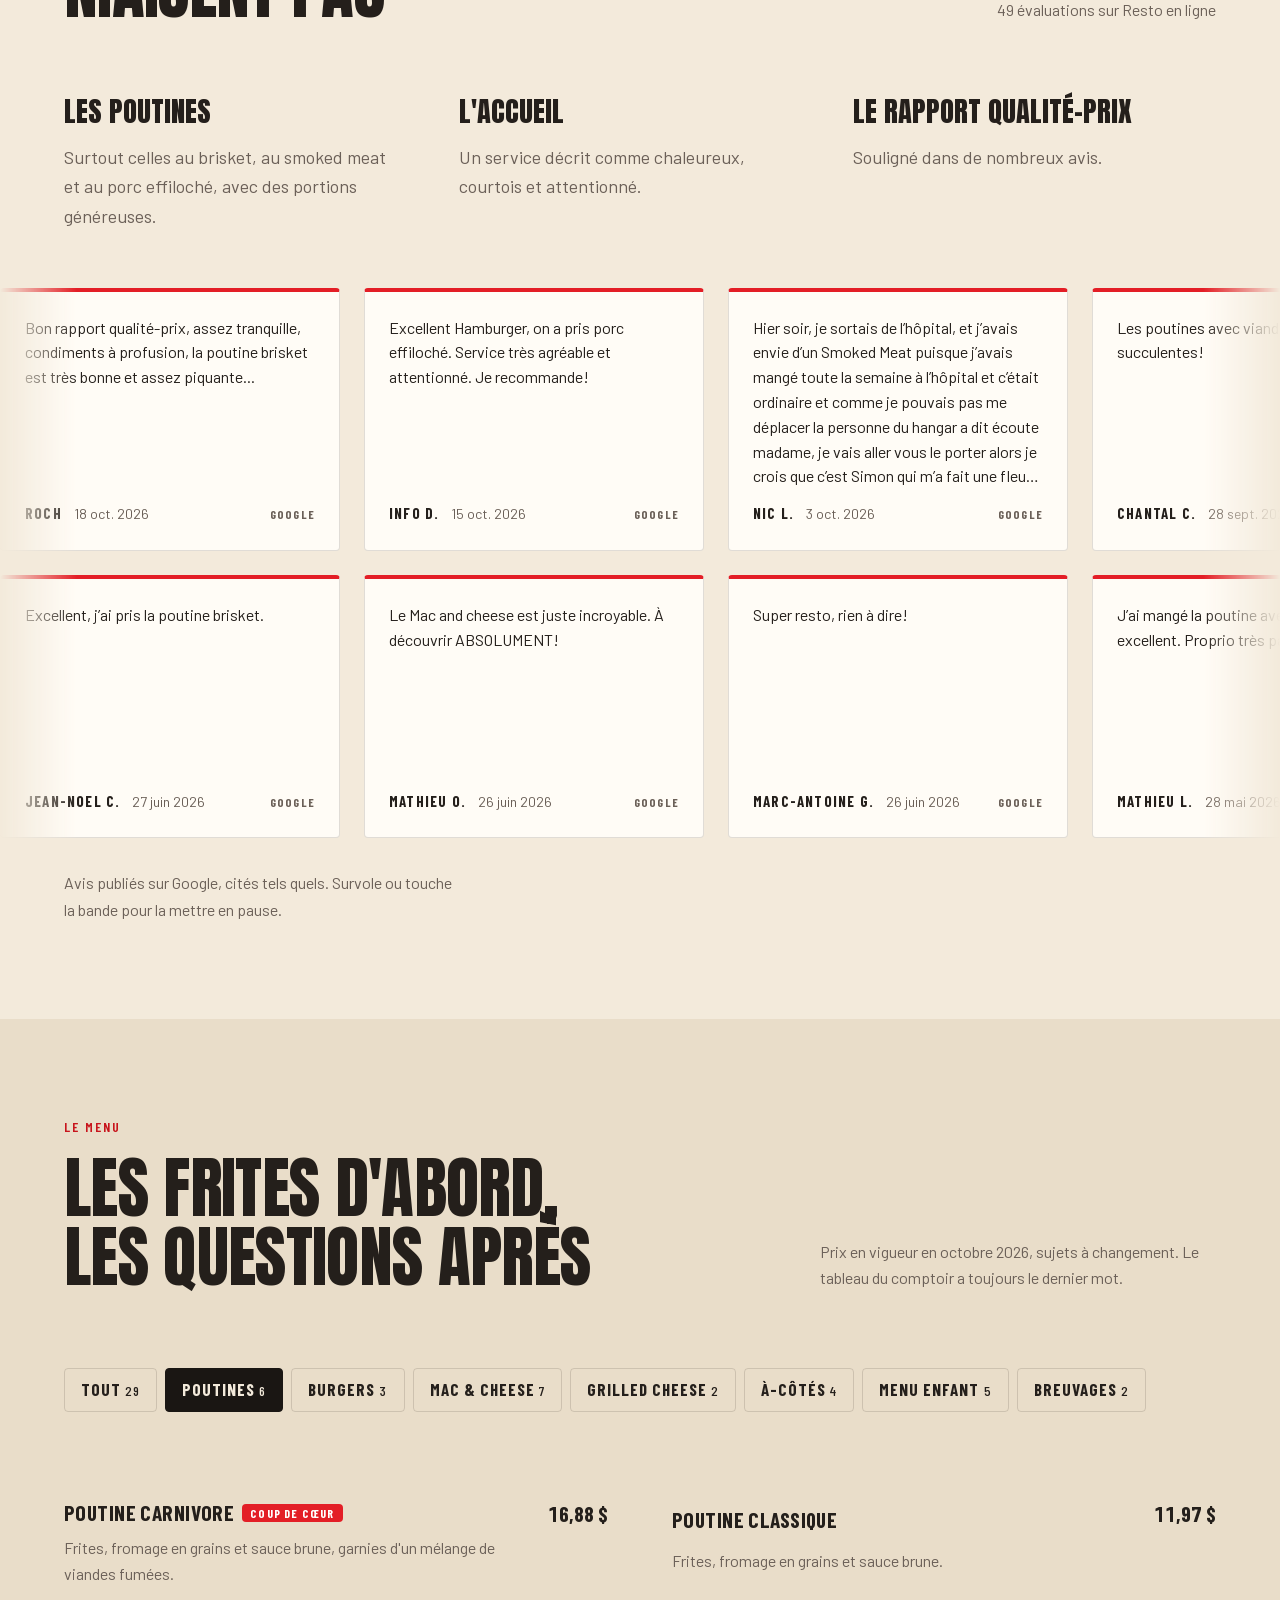
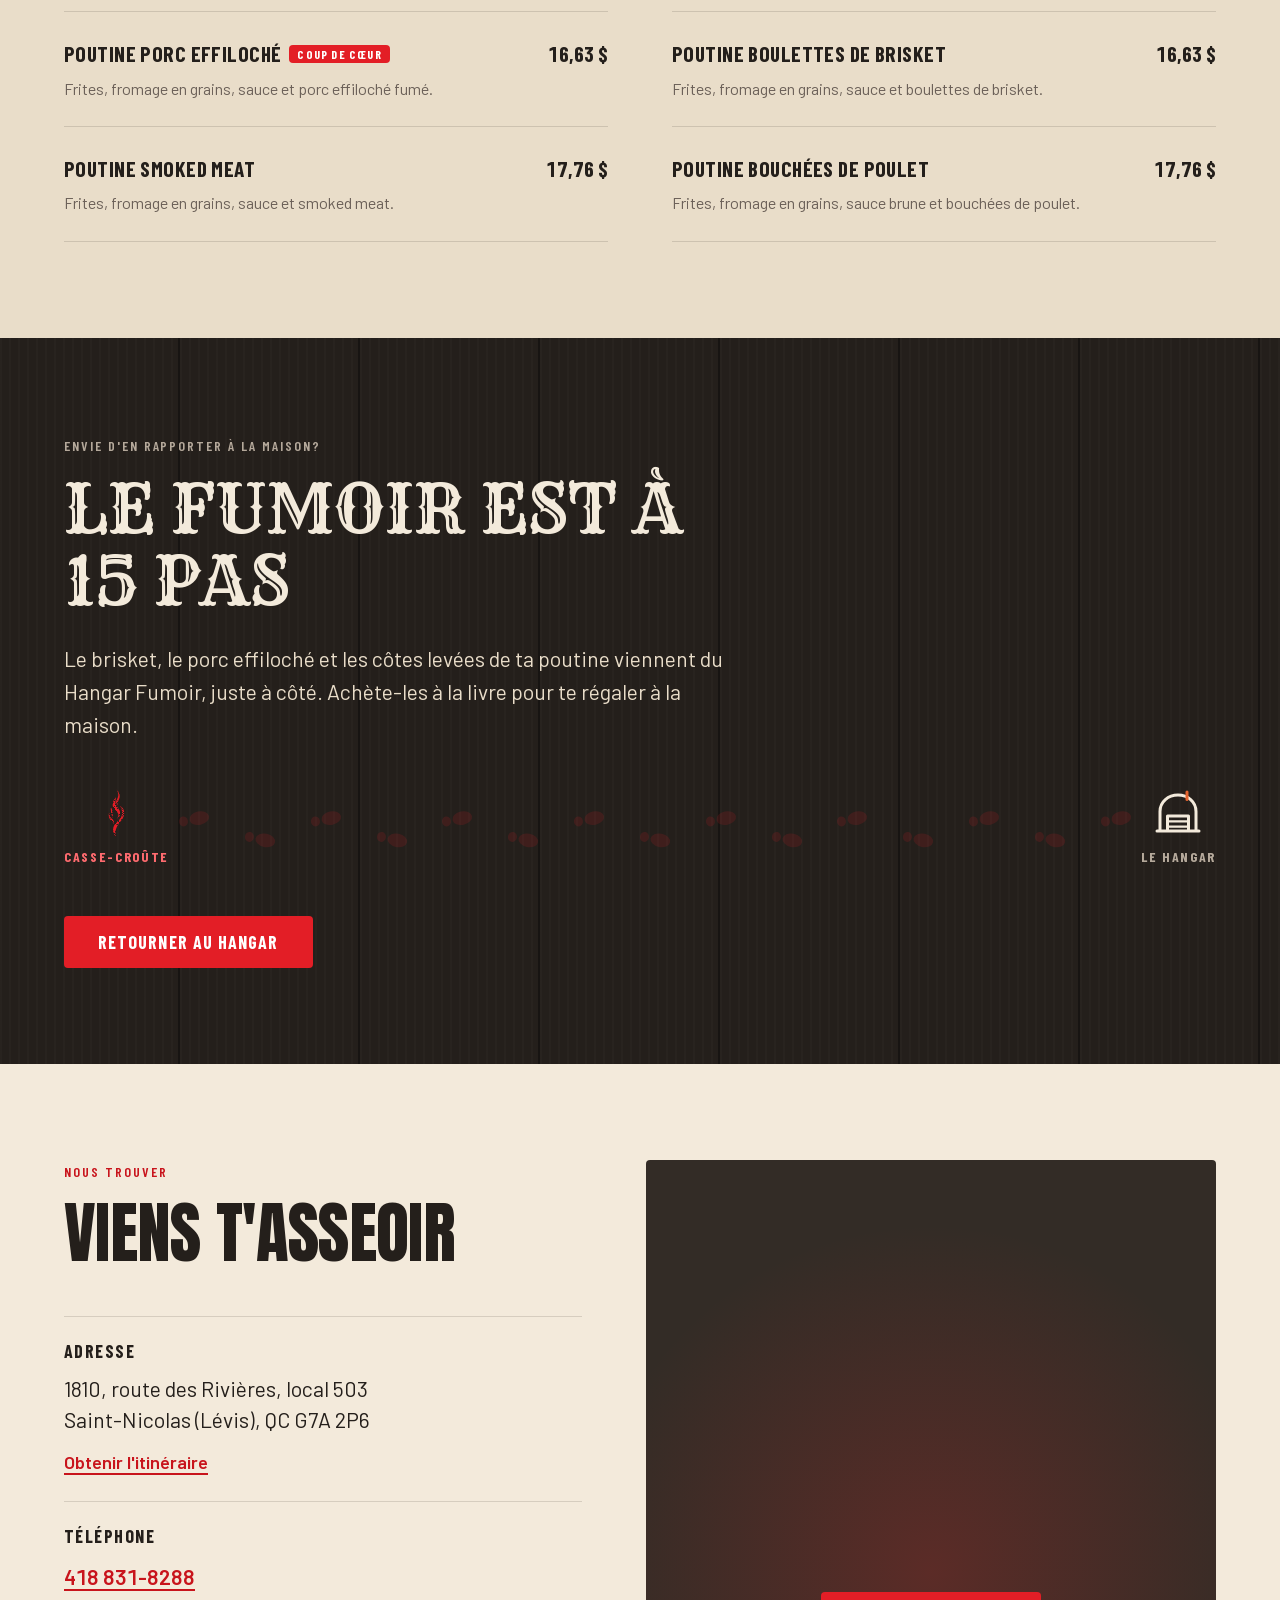
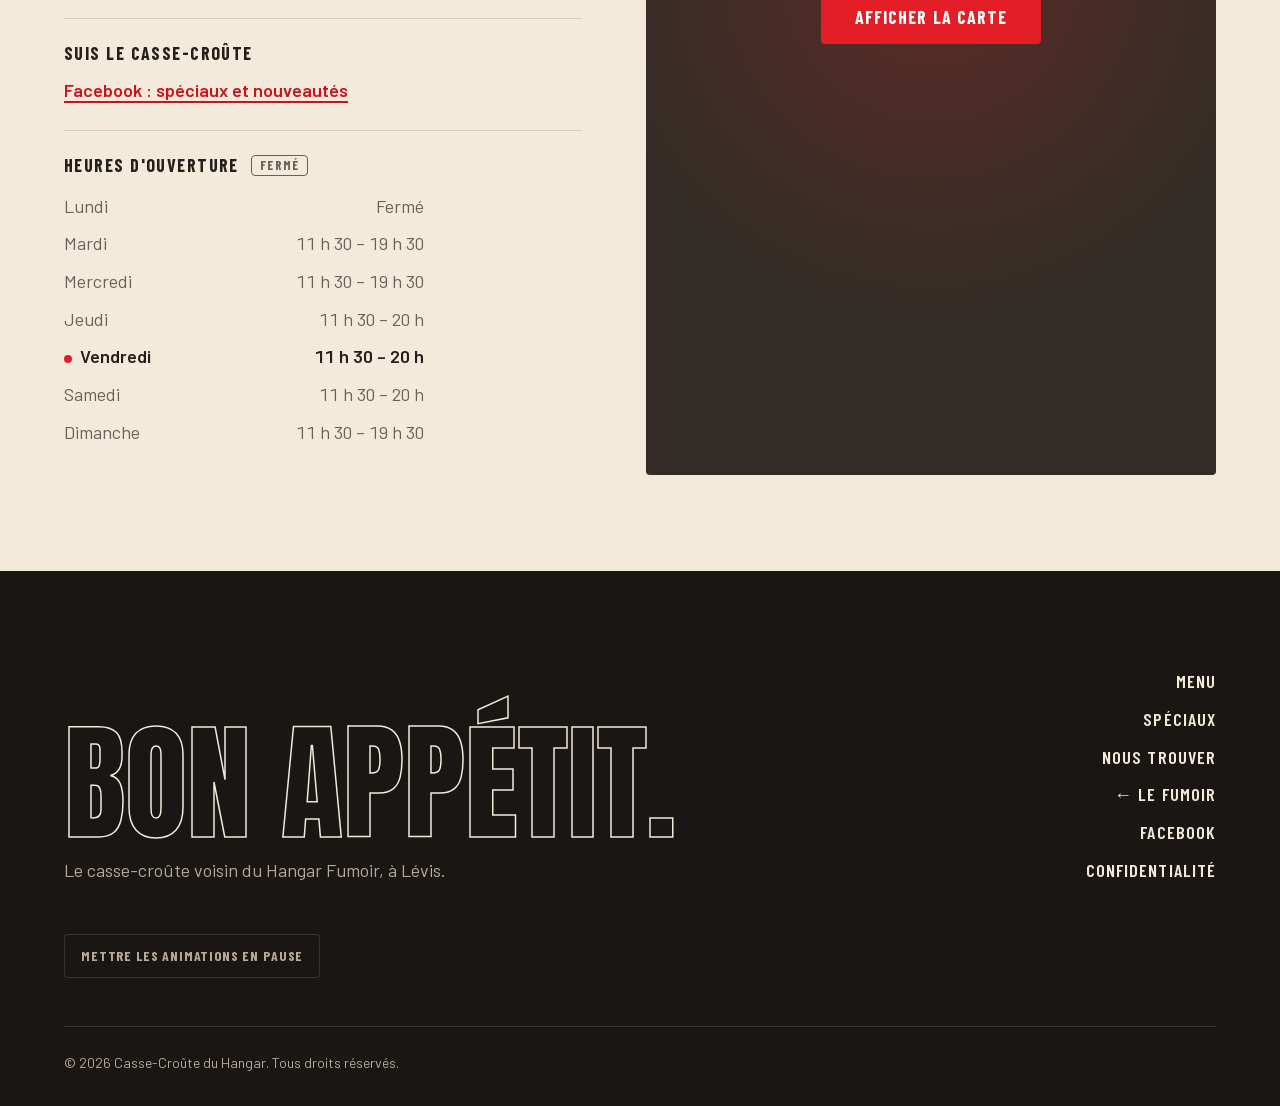
<file: casse-croute/index.html>
<!doctype html>
<html lang="fr" class="cc">
<head>
  <meta charset="utf-8">
  <meta name="viewport" content="width=device-width, initial-scale=1">
  <title>Casse-Croûte du Hangar — Poutines, burgers et viandes fumées · Lévis</title>
  <meta name="description" content="Le casse-croûte voisin du Hangar Fumoir à Lévis : poutines, burgers, grilled cheese et mac & cheese garnis de viandes fumées juste à côté, au Hangar. Jeudi poutine, vendredi côtes levées.">
  <meta name="theme-color" content="#E31E26">
  <link rel="canonical" href="https://casse-croute-hangar.netlify.app/">
  <link rel="icon" href="../assets/img/favicon-cc-v3.svg" type="image/svg+xml">

  <meta property="og:type" content="website">
  <meta property="og:site_name" content="Casse-Croûte du Hangar">
  <meta property="og:title" content="Casse-Croûte du Hangar · Saint-Nicolas, Lévis">
  <meta property="og:description" content="Poutines, burgers et grilled cheese aux viandes fumées du Hangar, juste à côté.">
  <meta property="og:url" content="https://casse-croute-hangar.netlify.app/">
  <meta property="og:image" content="https://casse-croute-hangar.netlify.app/assets/img/photos/og-cc.jpg">
  <meta property="og:image:width" content="1200">
  <meta property="og:image:height" content="630">
  <meta property="og:image:alt" content="Poutine garnie de viandes fumées du Casse-Croûte du Hangar">
  <meta property="og:locale" content="fr_CA">
  <meta name="twitter:card" content="summary_large_image">

  <link rel="preload" href="../assets/fonts/anton-400-latin.woff2" as="font" type="font/woff2" crossorigin>
  <link rel="preload" href="../assets/fonts/barlow-400-latin.woff2" as="font" type="font/woff2" crossorigin>
  <link rel="stylesheet" href="../assets/css/style.css">
  <link rel="stylesheet" href="cc.css">

  <script type="application/ld+json">
  {
    "@context": "https://schema.org",
    "@type": "FastFoodRestaurant",
    "@id": "https://casse-croute-hangar.netlify.app/#restaurant",
    "name": "Casse-Croûte du Hangar",
    "description": "Casse-croûte québécois voisin du Hangar Fumoir : poutines, burgers, mac & cheese et grilled cheese garnis de viandes fumées à l'érable.",
    "url": "https://casse-croute-hangar.netlify.app/",
    "telephone": "+1-418-831-8288",
    "image": ["https://casse-croute-hangar.netlify.app/assets/img/photos/og-cc.jpg", "https://casse-croute-hangar.netlify.app/assets/img/photos/cc-poutine.jpg"],
    "logo": "https://casse-croute-hangar.netlify.app/assets/img/logo-cc-complet.svg",
    "servesCuisine": ["Poutine", "Burgers", "Cuisine québécoise", "BBQ fumé"],
    "priceRange": "$",
    "acceptsReservations": false,
    "hasMenu": "https://casse-croute-hangar.netlify.app/#menu",
    "address": {
      "@type": "PostalAddress",
      "streetAddress": "1810, route des Rivières, local 503",
      "addressLocality": "Lévis",
      "addressRegion": "QC",
      "postalCode": "G7A 2P6",
      "addressCountry": "CA"
    },
    "sameAs": ["https://www.facebook.com/profile.php?id=61584387865504"],
    "hasMap": "https://www.google.com/maps/search/?api=1&query=Casse-Cro%C3%BBte+du+Hangar+1810+route+des+Rivi%C3%A8res+L%C3%A9vis",
    "openingHoursSpecification": [
      { "@type": "OpeningHoursSpecification", "dayOfWeek": ["Sunday","Tuesday","Wednesday"], "opens": "11:30", "closes": "19:30" },
      { "@type": "OpeningHoursSpecification", "dayOfWeek": ["Thursday","Friday","Saturday"], "opens": "11:30", "closes": "20:00" }
    ]
  }
  </script>
</head>
<body>
  <svg width="0" height="0" style="position:absolute" aria-hidden="true">
    <symbol id="footprint" viewBox="0 0 20 36"><ellipse cx="10" cy="12" rx="7.5" ry="11"/><ellipse cx="10" cy="30" rx="5.5" ry="5"/></symbol>
  </svg>
  <a class="skip" href="#contenu" data-i18n="skip">Aller au contenu</a>

  <!-- ============ EN-TÊTE ============ -->
  <header class="header" id="top">
    <div class="wrap header__inner">
      <a class="brand" href="#top" aria-label="Casse-Croûte du Hangar — accueil">
        <img class="brand__flamme--blanche" src="../assets/img/flamme-cc-blanche.svg" alt="" width="17" height="46">
        <img class="brand__flamme--rouge" src="../assets/img/flamme-cc.svg" alt="" width="17" height="46">
        <span class="brand__name">Casse-Croûte<small>du Hangar</small></span>
      </a>

      <nav class="nav" id="nav" aria-label="Navigation principale" data-i18n-attr="aria-label:a11y.nav">
        <a href="#menu" data-i18n="cc.nav.menu">Menu</a>
        <a href="#speciaux" data-i18n="cc.nav.specials">Spéciaux</a>
        <a href="#visiter" data-i18n="cc.nav.visit">Nous trouver</a>
        <a data-sister href="../" class="nav__sister" data-i18n="cc.nav.back">← Le Fumoir</a>
        <a href="tel:+14188318288" class="nav__tel">418 831-8288</a>
      </nav>

      <div class="header__actions">
        <button class="lang" type="button" id="lang-toggle" lang="en">EN<span class="sr"> – English</span></button>
        <a class="btn btn--primary btn--sm header__cta" href="tel:+14188318288"><span data-i18n="cc.call">Appeler</span>&nbsp;418&nbsp;831-8288</a>
        <button class="burger" type="button" id="burger" aria-expanded="false" aria-controls="nav">
          <span></span><span></span>
          <span class="sr">Menu</span>
        </button>
      </div>
    </div>
  </header>

  <main id="contenu">

    <!-- ============ HÉRO ============ -->
    <section class="hero cc-hero cc-hero--photo">
      <div class="wrap hero__inner">
        <img class="cc-hero__logo" src="../assets/img/logo-cc-complet.svg" alt="Casse-Croûte Hangar" width="2491" height="800" fetchpriority="high">
        <p class="eyebrow" data-i18n="cc.hero.eyebrow">Casse-croûte · Lévis, Québec</p>
        <h1 class="hero__title cc-hero__title">
          <span class="cc-word" style="--d:0" data-i18n="cc.hero.t1">Poutines.</span>
          <span class="cc-word" style="--d:1" data-i18n="cc.hero.t2">Burgers.</span>
          <span class="cc-word hero__title-accent" style="--d:2" data-i18n="cc.hero.t3">Fumée.</span>
        </h1>
        <p class="hero__lead" data-i18n="cc.hero.lead">Le casse-croûte d'à côté du Hangar Fumoir. Tout ce que tu aimes d'un casse-croûte québécois, garni des viandes fumées juste à côté, au Hangar.</p>
        <div class="hero__ctas">
          <a class="btn btn--dark" href="#menu" data-i18n="cc.hero.cta1">Voir le menu</a>
          <a class="btn btn--outline-dark" href="tel:+14188318288"><span data-i18n="cc.call">Appeler</span>&nbsp;418&nbsp;831-8288</a>
        </div>
        <p class="cc-rating"><strong>4,9 ★</strong> <span data-i18n="cc.rating">49 évaluations sur Resto en ligne</span></p>
      </div>

      <figure class="cc-hero__photo" aria-hidden="true">
        <picture><source type="image/avif" srcset="../assets/img/photos/cc-poutine-480.avif 480w, ../assets/img/photos/cc-poutine-768.avif 768w, ../assets/img/photos/cc-poutine-1067.avif 1067w" sizes="(max-width: 1080px) min(88vw, 460px), min(34vw, 480px)"><source type="image/webp" srcset="../assets/img/photos/cc-poutine-480.webp 480w, ../assets/img/photos/cc-poutine-768.webp 768w, ../assets/img/photos/cc-poutine-1067.webp 1067w" sizes="(max-width: 1080px) min(88vw, 460px), min(34vw, 480px)"><img src="../assets/img/photos/cc-poutine.jpg" alt="" width="1067" height="800" fetchpriority="high"></picture>
      </figure>

      <!-- Autocollant tournant -->
      <div class="sticker" aria-hidden="true">
        <svg viewBox="0 0 200 200">
          <defs><path id="circle" d="M100,100 m-74,0 a74,74 0 1,1 148,0 a74,74 0 1,1 -148,0"/></defs>
          <circle cx="100" cy="100" r="96" fill="#1A1613"/>
          <text><textPath href="#circle" data-i18n="cc.sticker">Fumé à côté · Servi ici · Fumé à côté ·</textPath></text>
        </svg>
        <img src="../assets/img/flamme-cc-blanche.svg" alt="" width="29" height="80">
      </div>
    </section>

    <div class="ticker" aria-hidden="true">
      <div class="ticker__track">
        <span>Poutine</span><span>Burger</span><span>Mac &amp; cheese</span><span>Grilled cheese</span><span>Pogo</span><span data-i18n="cc.tick.fillets">Filets de poulet</span>
        <span>Poutine</span><span>Burger</span><span>Mac &amp; cheese</span><span>Grilled cheese</span><span>Pogo</span><span data-i18n="cc.tick.fillets">Filets de poulet</span>
      </div>
    </div>

    <!-- ============ SPÉCIAUX ============ -->
    <section class="section" id="speciaux" aria-labelledby="sp-title">
      <div class="wrap">
        <header class="reveal section__head">
          <p class="eyebrow" data-i18n="cc.sp.eyebrow">Chaque semaine</p>
          <h2 id="sp-title" data-i18n="cc.sp.title">Les jours à encercler</h2>
        </header>
        <div class="specials">
          <article class="special reveal" data-day="4">
            <span class="special__day" data-i18n="cc.sp.thursday">Jeudi · 17&nbsp;h à 19&nbsp;h</span>
            <h3 data-i18n="cc.sp.thu.t">La poutine spéciale</h3>
            <p data-i18n="cc.sp.thu.d">Une création qu'on ne trouve pas au menu, différente d'une semaine à l'autre. Les clients parlent encore de la Général Tao et de celle aux côtes levées.</p>
            <a class="special__tip link" href="https://www.facebook.com/profile.php?id=61584387865504" target="_blank" rel="noopener" data-i18n="cc.sp.thu.tip">Voir la poutine de la semaine et les spéciales passées sur Facebook →</a>
            <span class="special__today" data-i18n="cc.sp.today">Aujourd'hui</span>
          </article>
          <article class="special reveal" data-day="5">
            <span class="special__day" data-i18n="cc.sp.friday">Vendredi</span>
            <h3 data-i18n="cc.sp.fri.t">Côtes levées</h3>
            <p data-i18n="cc.sp.fri.d">Les côtes levées fumées du Hangar, pour finir la semaine comme il faut.</p>
            <span class="special__today" data-i18n="cc.sp.today">Aujourd'hui</span>
          </article>
        </div>
      </div>
    </section>

    <!-- ============ GALERIE ============ -->
    <section class="section section--dark gallery-sec" aria-labelledby="gal-title">
      <div class="wrap">
        <header class="reveal section__head">
          <p class="eyebrow" data-i18n="cc.gal.eyebrow">Sur le cabaret</p>
          <h2 id="gal-title" data-i18n="cc.gal.title">Ça te donne faim?</h2>
        </header>
      </div>
      <div class="gallery" tabindex="0" role="region" aria-label="Photos des plats" data-i18n-attr="aria-label:cc.a11y.gallery">
        <figure class="shot tray" data-ph="Burger"><picture><source type="image/avif" srcset="../assets/img/photos/cc-burger-45-400.avif 400w, ../assets/img/photos/cc-burger-45-640.avif 640w" sizes="(max-width: 800px) 240px, (max-width: 1200px) 30vw, 360px"><source type="image/webp" srcset="../assets/img/photos/cc-burger-45-400.webp 400w, ../assets/img/photos/cc-burger-45-640.webp 640w" sizes="(max-width: 800px) 240px, (max-width: 1200px) 30vw, 360px"><img src="../assets/img/photos/cc-burger.jpg" alt="Burger aux viandes effilochées et frites" width="640" height="800" loading="lazy" decoding="async" data-optional></picture></figure>
        <figure class="shot tray" data-ph="Mac &amp; cheese"><picture><source type="image/avif" srcset="../assets/img/photos/cc-mac-cheese-45-400.avif 400w, ../assets/img/photos/cc-mac-cheese-45-640.avif 640w" sizes="(max-width: 800px) 240px, (max-width: 1200px) 30vw, 360px"><source type="image/webp" srcset="../assets/img/photos/cc-mac-cheese-45-400.webp 400w, ../assets/img/photos/cc-mac-cheese-45-640.webp 640w" sizes="(max-width: 800px) 240px, (max-width: 1200px) 30vw, 360px"><img src="../assets/img/photos/cc-mac-cheese.jpg" alt="Mac &amp; cheese garni de viande effilochée" width="640" height="800" loading="lazy" decoding="async" data-optional></picture></figure>
        <figure class="shot tray" data-ph="Fumoir"><picture><source type="image/avif" srcset="../assets/img/photos/planche-45-400.avif 400w, ../assets/img/photos/planche-45-640.avif 640w" sizes="(max-width: 800px) 240px, (max-width: 1200px) 30vw, 360px"><source type="image/webp" srcset="../assets/img/photos/planche-45-400.webp 400w, ../assets/img/photos/planche-45-640.webp 640w" sizes="(max-width: 800px) 240px, (max-width: 1200px) 30vw, 360px"><img src="../assets/img/photos/planche.jpg" alt="Les viandes fumées du Hangar, servies au casse-croûte" width="640" height="800" loading="lazy" decoding="async" data-optional></picture></figure>
        <figure class="shot tray" data-ph="Grilled cheese"></figure>
      </div>
    </section>

    <!-- ============ AVIS ============ -->
    <section class="section" id="avis" aria-labelledby="rev-title">
      <div class="wrap">
        <header class="reveal section__head section__head--split">
          <div>
            <p class="eyebrow" data-i18n="cc.rev.eyebrow">Ce que disent les clients</p>
            <h2 id="rev-title" data-i18n="cc.rev.title">Des portions qui ne niaisent pas</h2>
          </div>
          <p class="rating"><strong>4,9</strong><span class="rating__stars" aria-hidden="true">★★★★★</span><span data-i18n="cc.rating">49 évaluations sur Resto en ligne</span></p>
        </header>
        <ul class="themes" role="list">
          <li class="reveal"><strong data-i18n="cc.rev.1.t">Les poutines</strong><span data-i18n="cc.rev.1.d">Surtout celles au brisket, au smoked meat et au porc effiloché, avec des portions généreuses.</span></li>
          <li class="reveal"><strong data-i18n="cc.rev.2.t">L'accueil</strong><span data-i18n="cc.rev.2.d">Un service décrit comme chaleureux, courtois et attentionné.</span></li>
          <li class="reveal"><strong data-i18n="cc.rev.3.t">Le rapport qualité-prix</strong><span data-i18n="cc.rev.3.d">Souligné dans de nombreux avis.</span></li>
        </ul>
      </div>
      <div class="reviews" data-reviews aria-label="Avis Google" data-i18n-attr="aria-label:rev.region" role="region" tabindex="0"></div>
      <div class="wrap">
        <p class="section__note" data-i18n="rev.note">Avis publiés sur Google, cités tels quels. Survole ou touche la bande pour la mettre en pause.</p>
      </div>
    </section>

    <!-- ============ MENU ============ -->
    <section class="section section--alt" id="menu" aria-labelledby="menu-title">
      <div class="wrap">
        <header class="reveal section__head section__head--split">
          <div>
            <p class="eyebrow" data-i18n="cc.menu.eyebrow">Le menu</p>
            <h2 id="menu-title" data-i18n="cc.menu.title">Les frites d'abord, les questions après</h2>
          </div>
          <p class="section__note" data-i18n="cc.menu.note">Prix en vigueur en octobre 2026, sujets à changement. Le tableau du comptoir a toujours le dernier mot.</p>
        </header>
        <div class="tabs" role="tablist" aria-label="Catégories du menu" data-i18n-attr="aria-label:cc.a11y.tabs" id="menu-tabs"></div>
        <div class="menu-list" id="menu-list" role="tabpanel" tabindex="0"></div>
        <noscript><p class="section__note">Active JavaScript pour afficher le menu, ou appelle au 418 831-8288.</p></noscript>
      </div>
    </section>

    <!-- ============ RETOUR AU HANGAR (15 pas) ============ -->
    <section class="faim" aria-labelledby="back-title">
      <div class="wrap faim__inner">
        <div class="faim__text reveal">
          <p class="eyebrow" data-i18n="cc.back.eyebrow">Envie d'en rapporter à la maison?</p>
          <h2 id="back-title" data-i18n="cc.back.title">Le fumoir est à 15 pas</h2>
          <p class="faim__lead" data-i18n="cc.back.lead">Le brisket, le porc effiloché et les côtes levées de ta poutine viennent du Hangar Fumoir, juste à côté. Achète-les à la livre pour te régaler à la maison.</p>
        </div>
        <div class="steps15 steps15--back" aria-hidden="true">
          <div class="steps15__end steps15__end--cc">
            <img src="../assets/img/flamme-cc.svg" alt="" width="40" height="40">
            <span>Casse-croûte</span>
          </div>
          <div class="steps15__path" data-count="15"></div>
          <div class="steps15__end">
            <img src="../assets/img/logo.svg" alt="" width="40" height="40">
            <span>Le Hangar</span>
          </div>
        </div>
        <div class="faim__cta reveal">
          <a class="btn btn--primary" data-sister href="../" data-i18n="cc.back.cta">Retourner au Hangar</a>
        </div>
      </div>
    </section>

    <!-- ============ NOUS TROUVER ============ -->
    <section class="section" id="visiter" aria-labelledby="visit-title">
      <div class="wrap visit">
        <div class="visit__info">
          <p class="eyebrow" data-i18n="visit.eyebrow">Nous trouver</p>
          <h2 id="visit-title" data-i18n="cc.visit.title">Viens t'asseoir</h2>

          <div class="visit__block">
            <h3 data-i18n="cc.visit.addr">Adresse</h3>
            <address>1810, route des Rivières, local 503<br>Saint-Nicolas (Lévis), QC G7A 2P6</address>
            <a class="link" href="https://www.google.com/maps/search/?api=1&query=Casse-Cro%C3%BBte+du+Hangar+1810+route+des+Rivi%C3%A8res+L%C3%A9vis" target="_blank" rel="noopener" data-i18n="visit.directions">Obtenir l'itinéraire</a>
          </div>

          <div class="visit__block">
            <h3 data-i18n="cc.visit.phone">Téléphone</h3>
            <a class="link cc-phone" href="tel:+14188318288">418 831-8288</a>
          </div>

          <div class="visit__block">
            <h3 data-i18n="cc.visit.follow">Suis le casse-croûte</h3>
            <a class="link" href="https://www.facebook.com/profile.php?id=61584387865504" target="_blank" rel="noopener" data-i18n="cc.visit.fb">Facebook : spéciaux et nouveautés</a>
          </div>

          <div class="visit__block">
            <h3><span data-i18n="cc.visit.hours">Heures d'ouverture</span> <span class="open-badge" id="open-badge"></span></h3>
            <table class="hours" id="hours"></table>
          </div>
        </div>

        <div class="visit__map">
          <a class="map-facade" title="Carte : Casse-Croûte du Hangar, Lévis" data-i18n-attr="title:cc.a11y.map"
            href="https://www.google.com/maps/search/?api=1&amp;query=1810+route+des+Rivi%C3%A8res,+L%C3%A9vis,+QC"
            data-embed="https://www.google.com/maps?q=1810+route+des+Rivi%C3%A8res,+L%C3%A9vis,+QC&amp;output=embed">
            <span class="btn btn--primary" data-i18n="map.show">Afficher la carte</span>
          </a>
        </div>
      </div>
    </section>
  </main>

  <footer class="footer">
    <div class="wrap footer__inner">
      <div class="footer__brand">
        <span class="footer__big">Bon appétit.</span>
        <p data-i18n="cc.footer.tag">Le casse-croûte voisin du Hangar Fumoir, à Lévis.</p>
      </div>
      <nav class="footer__nav" aria-label="Pied de page" data-i18n-attr="aria-label:a11y.footer">
        <a href="#menu" data-i18n="cc.nav.menu">Menu</a>
        <a href="#speciaux" data-i18n="cc.nav.specials">Spéciaux</a>
        <a href="#visiter" data-i18n="cc.nav.visit">Nous trouver</a>
        <a data-sister href="../" data-i18n="cc.nav.back">← Le Fumoir</a>
        <a href="https://www.facebook.com/profile.php?id=61584387865504" target="_blank" rel="noopener">Facebook</a>
        <a href="confidentialite.html" data-i18n="footer.privacy">Confidentialité</a>
      </nav>
      <button class="motion-toggle" type="button" id="motion-toggle" aria-pressed="false" data-i18n="a11y.pause">Mettre les animations en pause</button>
      <p class="footer__legal">© <span id="year">2026</span> Casse-Croûte du Hangar. <span data-i18n="footer.rights">Tous droits réservés.</span></p>
    </div>
  </footer>

  <script src="config.js"></script>
  <script src="../assets/js/i18n.js"></script>
  <script src="i18n-cc.js"></script>
  <script src="reviews.js"></script>
  <script src="../assets/js/main.js"></script>
</body>
</html>
</file>
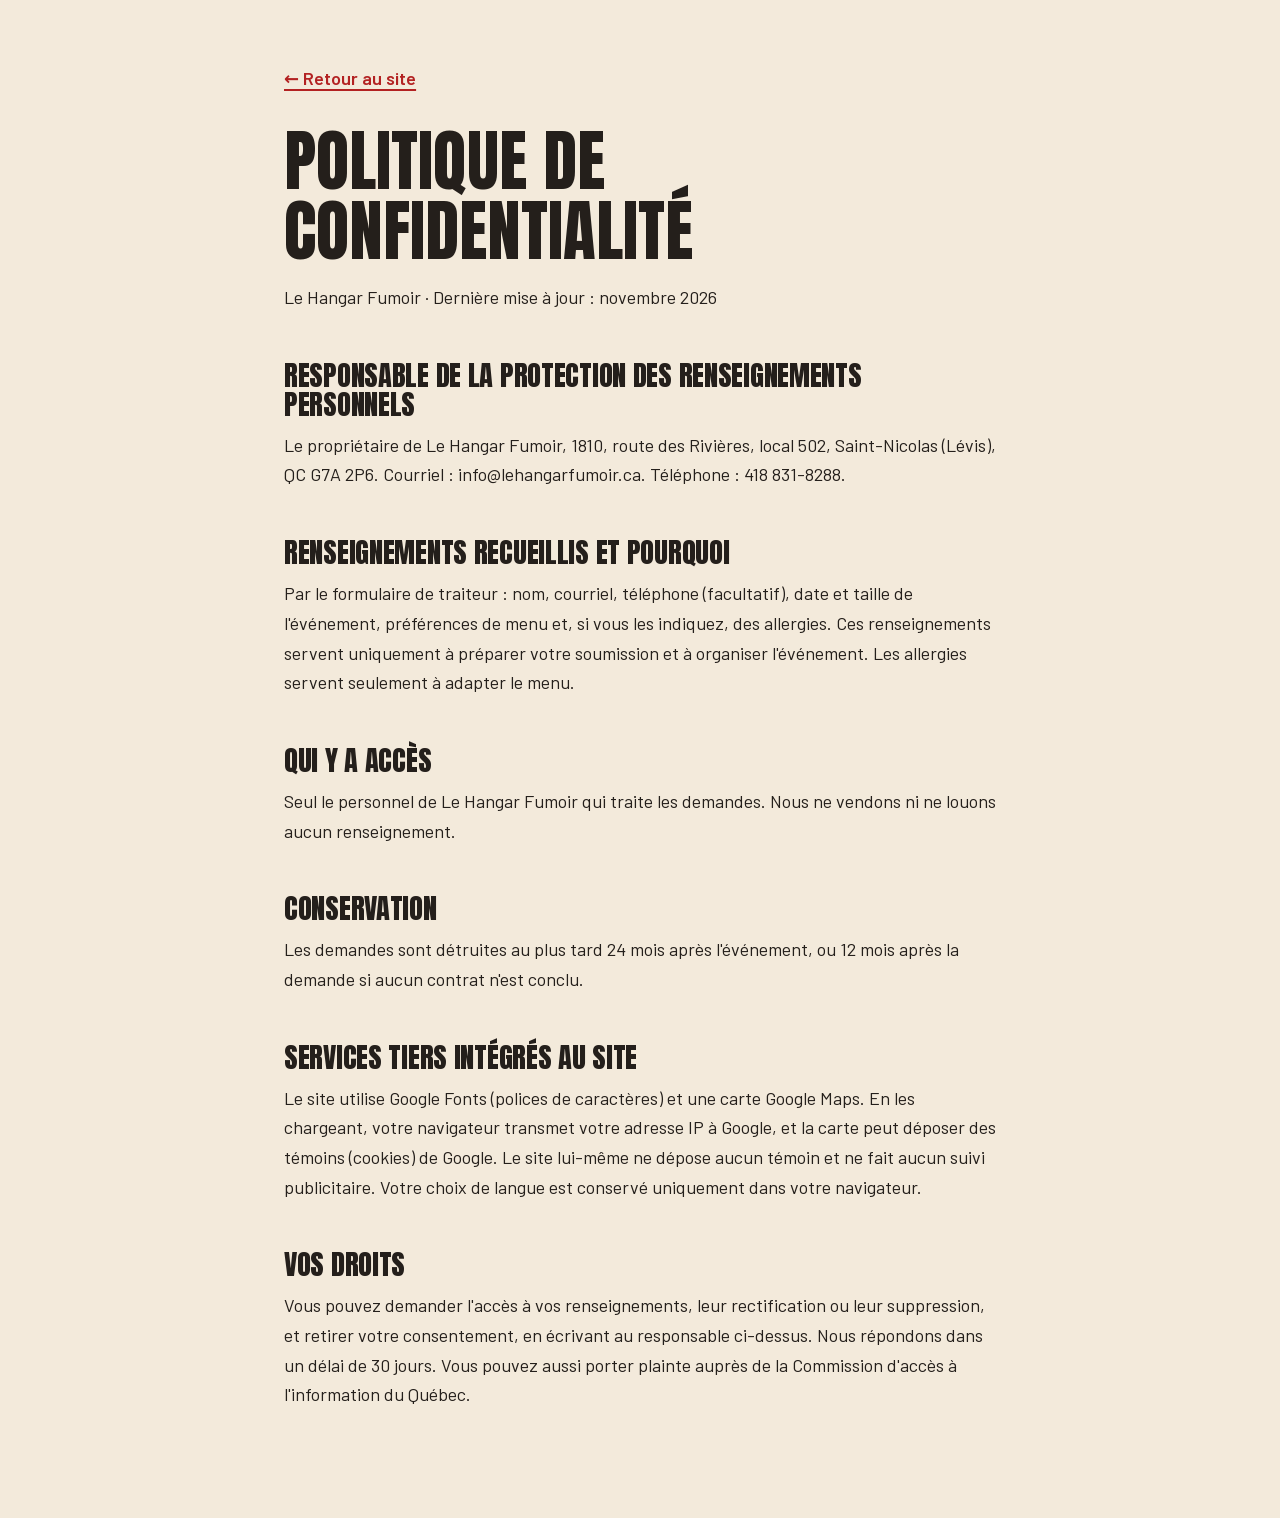
<file: confidentialite.html>
<!doctype html>
<html lang="fr" class="tx">
<head>
  <meta charset="utf-8">
  <meta name="viewport" content="width=device-width, initial-scale=1">
  <title>Politique de confidentialité — Le Hangar Fumoir</title>
  <meta name="robots" content="noindex">
  <link rel="icon" href="assets/img/favicon.svg" type="image/svg+xml">
  <link rel="stylesheet" href="assets/css/style.css">
  <style>
    body { background: var(--os); }
    .legal { padding: var(--s8) 0 var(--s9); }
    .legal .wrap { max-width: 760px; }
    .legal h1 { font-family: var(--f-display); font-size: var(--t-2xl); line-height: 1.05; text-transform: uppercase; margin-bottom: var(--s4); }
    .legal h2 { font-size: var(--t-lg); margin: var(--s7) 0 var(--s3); max-width: none; }
    .legal p { margin-bottom: var(--s3); }
    .legal .back { display: inline-block; margin-bottom: var(--s6); }
  </style>
</head>
<body>
<main class="legal" id="contenu">
  <div class="wrap">
    <a class="link back" href="./">← Retour au site</a>
    <h1>Politique de confidentialité</h1>
    <p>Le Hangar Fumoir · Dernière mise à jour : novembre 2026</p>

    <h2>Responsable de la protection des renseignements personnels</h2>
    <p>Le propriétaire de Le Hangar Fumoir, 1810, route des Rivières, local 502, Saint-Nicolas (Lévis), QC G7A 2P6. Courriel : info@lehangarfumoir.ca. Téléphone : 418 831-8288.</p>

    <h2>Renseignements recueillis et pourquoi</h2>
    <p>Par le formulaire de traiteur : nom, courriel, téléphone (facultatif), date et taille de l'événement, préférences de menu et, si vous les indiquez, des allergies. Ces renseignements servent uniquement à préparer votre soumission et à organiser l'événement. Les allergies servent seulement à adapter le menu.</p>

    <h2>Qui y a accès</h2>
    <p>Seul le personnel de Le Hangar Fumoir qui traite les demandes. Nous ne vendons ni ne louons aucun renseignement.</p>

    <h2>Conservation</h2>
    <p>Les demandes sont détruites au plus tard 24 mois après l'événement, ou 12 mois après la demande si aucun contrat n'est conclu.</p>

    <h2>Services tiers intégrés au site</h2>
    <p>Le site utilise Google Fonts (polices de caractères) et une carte Google Maps. En les chargeant, votre navigateur transmet votre adresse IP à Google, et la carte peut déposer des témoins (cookies) de Google. Le site lui-même ne dépose aucun témoin et ne fait aucun suivi publicitaire. Votre choix de langue est conservé uniquement dans votre navigateur.</p>

    <h2>Vos droits</h2>
    <p>Vous pouvez demander l'accès à vos renseignements, leur rectification ou leur suppression, et retirer votre consentement, en écrivant au responsable ci-dessus. Nous répondons dans un délai de 30 jours. Vous pouvez aussi porter plainte auprès de la Commission d'accès à l'information du Québec.</p>
  </div>
</main>
</body>
</html>
</file>
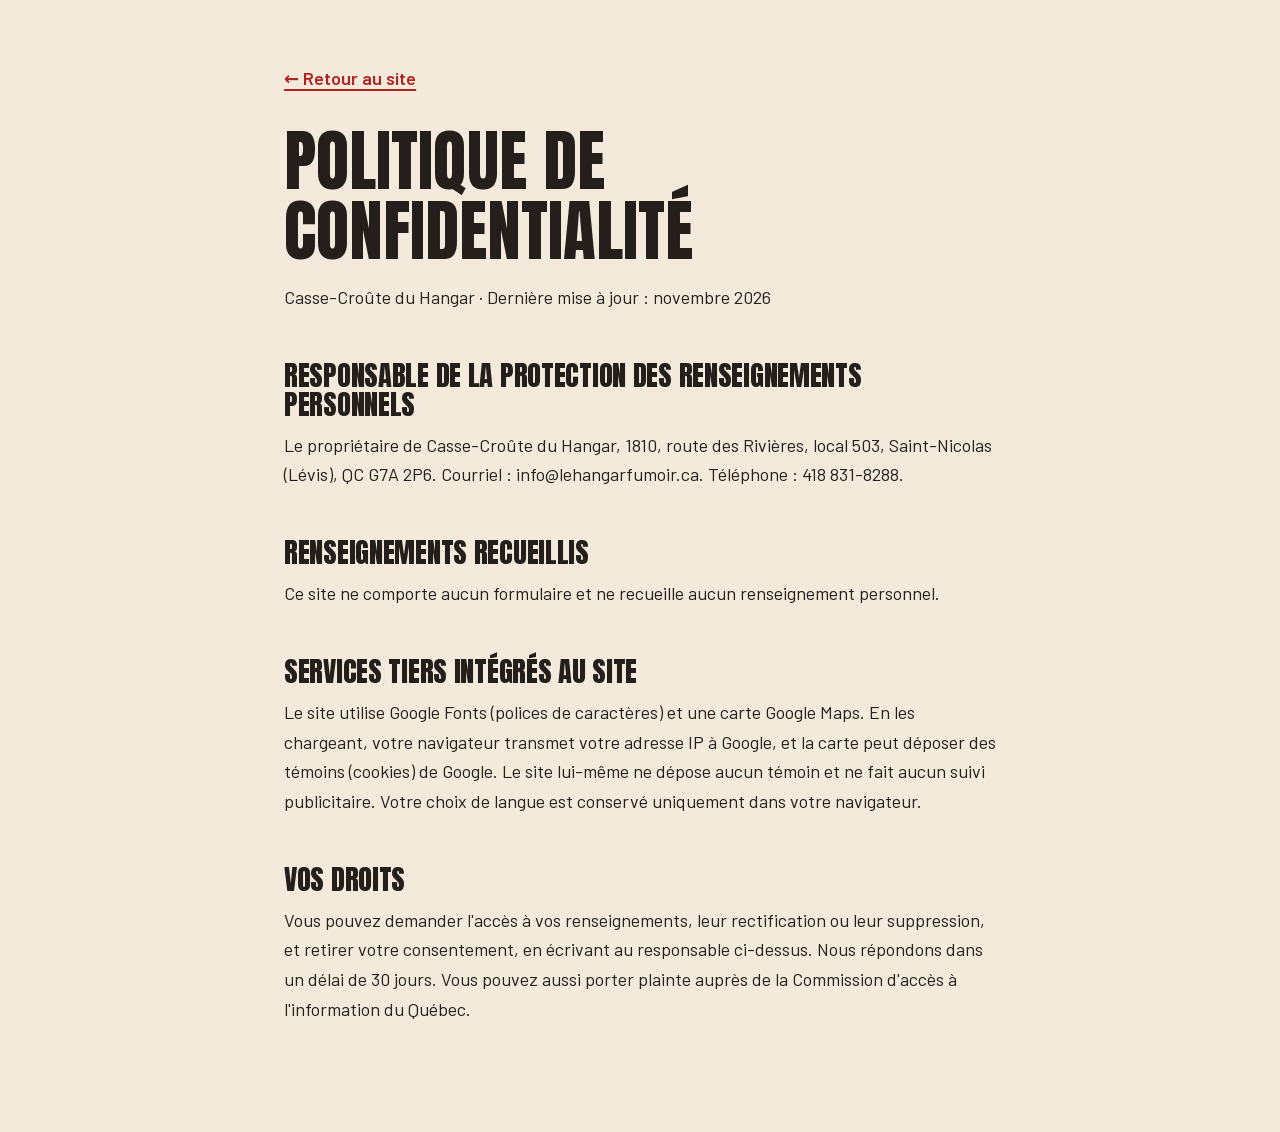
<file: casse-croute/confidentialite.html>
<!doctype html>
<html lang="fr" class="cc">
<head>
  <meta charset="utf-8">
  <meta name="viewport" content="width=device-width, initial-scale=1">
  <title>Politique de confidentialité — Casse-Croûte du Hangar</title>
  <meta name="robots" content="noindex">
  <link rel="icon" href="../assets/img/favicon-cc-v3.svg" type="image/svg+xml">
  <link rel="stylesheet" href="../assets/css/style.css">
  <style>
    body { background: var(--os); }
    .legal { padding: var(--s8) 0 var(--s9); }
    .legal .wrap { max-width: 760px; }
    .legal h1 { font-family: var(--f-display); font-size: var(--t-2xl); line-height: 1.05; text-transform: uppercase; margin-bottom: var(--s4); }
    .legal h2 { font-size: var(--t-lg); margin: var(--s7) 0 var(--s3); max-width: none; }
    .legal p { margin-bottom: var(--s3); }
    .legal .back { display: inline-block; margin-bottom: var(--s6); }
  </style>
</head>
<body>
<main class="legal" id="contenu">
  <div class="wrap">
    <a class="link back" href="./">← Retour au site</a>
    <h1>Politique de confidentialité</h1>
    <p>Casse-Croûte du Hangar · Dernière mise à jour : novembre 2026</p>

    <h2>Responsable de la protection des renseignements personnels</h2>
    <p>Le propriétaire de Casse-Croûte du Hangar, 1810, route des Rivières, local 503, Saint-Nicolas (Lévis), QC G7A 2P6. Courriel : info@lehangarfumoir.ca. Téléphone : 418 831-8288.</p>

    <h2>Renseignements recueillis</h2>
    <p>Ce site ne comporte aucun formulaire et ne recueille aucun renseignement personnel.</p>

    <h2>Services tiers intégrés au site</h2>
    <p>Le site utilise Google Fonts (polices de caractères) et une carte Google Maps. En les chargeant, votre navigateur transmet votre adresse IP à Google, et la carte peut déposer des témoins (cookies) de Google. Le site lui-même ne dépose aucun témoin et ne fait aucun suivi publicitaire. Votre choix de langue est conservé uniquement dans votre navigateur.</p>

    <h2>Vos droits</h2>
    <p>Vous pouvez demander l'accès à vos renseignements, leur rectification ou leur suppression, et retirer votre consentement, en écrivant au responsable ci-dessus. Nous répondons dans un délai de 30 jours. Vous pouvez aussi porter plainte auprès de la Commission d'accès à l'information du Québec.</p>
  </div>
</main>
</body>
</html>
</file>
<file: assets/css/style.css>
/* Polices auto-hébergées (sous-ensemble latin, licence OFL) */
@font-face { font-family: "Anton"; font-style: normal; font-weight: 400; font-display: swap; src: url("../fonts/anton-400-latin.woff2") format("woff2"); }
@font-face { font-family: "Rye"; font-style: normal; font-weight: 400; font-display: swap; src: url("../fonts/rye-400-latin.woff2") format("woff2"); }
@font-face { font-family: "Barlow"; font-style: normal; font-weight: 400; font-display: swap; src: url("../fonts/barlow-400-latin.woff2") format("woff2"); }
@font-face { font-family: "Barlow"; font-style: normal; font-weight: 600; font-display: swap; src: url("../fonts/barlow-600-latin.woff2") format("woff2"); }
@font-face { font-family: "Barlow Condensed"; font-style: normal; font-weight: 500; font-display: swap; src: url("../fonts/barlow-condensed-500-latin.woff2") format("woff2"); }
@font-face { font-family: "Barlow Condensed"; font-style: normal; font-weight: 600; font-display: swap; src: url("../fonts/barlow-condensed-600-latin.woff2") format("woff2"); }
@font-face { font-family: "Barlow Condensed"; font-style: normal; font-weight: 700; font-display: swap; src: url("../fonts/barlow-condensed-700-latin.woff2") format("woff2"); }

/* ==========================================================================
   Le Hangar Fumoir — feuille de styles
   Une seule couleur d'accent (braise). Le reste : neutres chauds.
   Échelle d'espacement : 4 / 8 / 12 / 16 / 24 / 32 / 48 / 64 / 96
   Échelle typo : ratio 1.333
   ========================================================================== */

:root {
  /* Couleurs */
  --charbon:   #1A1613;   /* fond sombre principal, jamais du vrai noir */
  --charbon-2: #241F1B;
  --charbon-3: #332C26;
  --os:        #F3EADB;   /* crème « papier boucherie » */
  --os-2:      #E9DDC9;
  --encre:     #241F1B;   /* texte sur fond clair */
  --gris:      #6B6058;   /* texte secondaire sur clair (contraste 5.6:1 sur --os) */
  --gris-clair:#B5A99B;   /* texte secondaire sur sombre (contraste 7.9:1 sur --charbon) */
  --braise:    #D42A2A;   /* Rouge du logo. L'accent : liens et actions seulement. */
  --on-accent: #FFF8EE;   /* texte posé sur l'accent */
  --braise-h:  #E43A3A;
  --ligne-clair: rgba(36, 31, 27, .14);
  --ligne-sombre: rgba(243, 234, 219, .14);

  /* Espacement */
  --s1: 4px;  --s2: 8px;  --s3: 12px; --s4: 16px; --s5: 24px;
  --s6: 32px; --s7: 48px; --s8: 64px; --s9: 96px;

  /* Typo */
  --f-display: "Anton", "Impact", "Arial Narrow", sans-serif;
  --f-label:   "Barlow Condensed", "Arial Narrow", sans-serif;
  --f-body:    "Barlow", system-ui, -apple-system, "Segoe UI", sans-serif;

  --t-sm:   0.875rem;
  --t-base: 1.125rem;                               /* 18px */
  --t-md:   1.333rem;
  --t-lg:   clamp(1.5rem, 1.2rem + 1vw, 1.777rem);
  --t-xl:   clamp(2rem, 1.4rem + 2.4vw, 3.157rem);
  --t-2xl:  clamp(2.6rem, 1.6rem + 4.2vw, 4.209rem);
  --t-hero: clamp(3.4rem, 1.6rem + 8vw, 8.5rem);

  --radius: 4px;
  --wrap: 1200px;
  --measure: 62ch;
  --header-h: 72px;
}

/* ---------- Base ---------- */
*, *::before, *::after { box-sizing: border-box; }
html { scroll-behavior: smooth; scroll-padding-top: var(--header-h); -webkit-text-size-adjust: 100%; }
body {
  margin: 0;
  background: var(--os);
  color: var(--encre);
  font-family: var(--f-body);
  font-size: var(--t-base);
  line-height: 1.65;
  -webkit-font-smoothing: antialiased;
  text-rendering: optimizeLegibility;
}
img { display: block; max-width: 100%; }
a { color: inherit; }
h1, h2, h3 { margin: 0; font-weight: 400; }
p { margin: 0; }
ul, ol { margin: 0; padding: 0; }
[role="list"] { list-style: none; }
button { font: inherit; cursor: pointer; }
:focus-visible { outline: 2px solid var(--braise); outline-offset: 3px; border-radius: 2px; }

.sr { position: absolute; width: 1px; height: 1px; overflow: hidden; clip: rect(0 0 0 0); white-space: nowrap; }
.skip {
  position: absolute; left: var(--s4); top: -100px; z-index: 100;
  background: var(--braise); color: var(--on-accent); padding: var(--s2) var(--s4);
  font-weight: 600; border-radius: var(--radius);
}
.skip:focus { top: var(--s4); }

.wrap { width: 100%; max-width: var(--wrap); margin: 0 auto; padding: 0 var(--s5); }
@media (max-width: 480px) { .wrap { padding: 0 var(--s4); } }

/* ---------- Typo utilitaires ---------- */
.eyebrow {
  font-family: var(--f-label);
  font-weight: 600;
  font-size: var(--t-sm);
  letter-spacing: .14em;
  text-transform: uppercase;
  color: var(--gris);
  margin-bottom: var(--s4);
}
h2 {
  font-family: var(--f-display);
  font-size: var(--t-2xl);
  line-height: 1.02;
  letter-spacing: -0.01em;
  text-transform: uppercase;
  max-width: 18ch;
}
h3 {
  font-family: var(--f-label);
  font-weight: 700;
  font-size: var(--t-lg);
  line-height: 1.15;
  letter-spacing: .01em;
  text-transform: uppercase;
}
.link {
  color: var(--braise);
  font-weight: 600;
  text-decoration: underline;
  text-decoration-thickness: 1.5px;
  text-underline-offset: 4px;
}
.link:hover { color: var(--braise-h); }

/* ---------- Boutons ---------- */
.btn {
  display: inline-flex; align-items: center; justify-content: center; gap: var(--s2);
  min-height: 52px; padding: 0 var(--s6);
  font-family: var(--f-label); font-weight: 700; font-size: 1.125rem;
  letter-spacing: .06em; text-transform: uppercase; text-decoration: none;
  border: 2px solid transparent; border-radius: var(--radius);
  transition: background-color .2s, color .2s, border-color .2s, transform .2s;
}
.btn:active { transform: translateY(1px); }
.btn--primary { background: var(--braise); color: var(--on-accent); }
.btn--primary:hover { background: var(--braise-h); }
.btn--ghost { border-color: currentColor; color: var(--os); }
.btn--ghost:hover { background: var(--os); color: var(--charbon); border-color: var(--os); }
.btn--sm { min-height: 40px; padding: 0 var(--s4); font-size: 1rem; }
.btn--block { width: 100%; }

/* ---------- En-tête ---------- */
.header {
  position: fixed; inset: 0 0 auto; z-index: 50;
  height: var(--header-h);
  color: var(--os);
  transition: background-color .3s, border-color .3s;
  border-bottom: 1px solid transparent;
}
.header.is-solid { background: rgba(26, 22, 19, .94); backdrop-filter: blur(8px); border-color: var(--ligne-sombre); }
.header__inner { height: 100%; display: flex; align-items: center; gap: var(--s6); }
.brand { display: flex; align-items: center; gap: var(--s3); text-decoration: none; color: var(--os); }

.brand__name {
  font-family: var(--f-display); font-size: 1.375rem; line-height: .9; text-transform: uppercase;
  display: flex; flex-direction: column;
}
.brand__name small { font-family: var(--f-label); font-weight: 600; font-size: .75rem; letter-spacing: .32em; color: var(--gris-clair); margin-top: var(--s1); }

.nav { display: flex; gap: var(--s6); margin-left: auto; }
.nav a {
  font-family: var(--f-label); font-weight: 600; font-size: 1.0625rem; letter-spacing: .06em;
  text-transform: uppercase; text-decoration: none; color: var(--os); opacity: .85;
  padding: var(--s2) 0; position: relative;
}
.nav a:hover, .nav a.is-active { opacity: 1; }
.nav a.is-active::after { content: ""; position: absolute; left: 0; right: 0; bottom: 0; height: 2px; background: var(--braise); }

.header__actions { display: flex; align-items: center; gap: var(--s3); }
.lang {
  background: none; border: 1px solid var(--ligne-sombre); color: var(--os);
  font-family: var(--f-label); font-weight: 700; letter-spacing: .1em;
  height: 40px; min-width: 44px; padding: 0 var(--s3); border-radius: var(--radius);
}
.lang:hover { border-color: var(--os); }
.burger { display: none; background: none; border: 0; width: 44px; height: 44px; position: relative; color: var(--os); }
.burger span:not(.sr) { position: absolute; left: 10px; right: 10px; height: 2px; background: currentColor; transition: transform .25s; }
.burger span:nth-child(1) { top: 17px; }
.burger span:nth-child(2) { top: 25px; }
.burger[aria-expanded="true"] span:nth-child(1) { transform: translateY(4px) rotate(45deg); }
.burger[aria-expanded="true"] span:nth-child(2) { transform: translateY(-4px) rotate(-45deg); }

@media (max-width: 900px) {
  .burger { display: block; }
  .header__cta { display: none; }
  .nav {
    position: fixed; inset: var(--header-h) 0 auto; flex-direction: column; gap: 0;
    background: var(--charbon); padding: var(--s4) var(--s5) var(--s6);
    border-bottom: 1px solid var(--ligne-sombre);
    transform: translateY(-8px); opacity: 0; visibility: hidden;
    transition: opacity .2s, transform .2s, visibility .2s;
  }
  .nav.is-open { opacity: 1; transform: none; visibility: visible; }
  .nav a { font-size: 1.5rem; padding: var(--s3) 0; border-bottom: 1px solid var(--ligne-sombre); }
  .nav a.is-active::after { display: none; }
  .header__actions { margin-left: auto; }
}

/* ---------- Héro ---------- */
.hero {
  position: relative; overflow: hidden;
  background: var(--charbon); color: var(--os);
  min-height: min(100svh, 920px);
  display: flex; align-items: flex-end;
  padding: calc(var(--header-h) + var(--s8)) 0 var(--s8);
}
.hero::before { /* lueur de braise en bas */
  content: ""; position: absolute; inset: auto -10% -40% -10%; height: 70%;
  background: radial-gradient(ellipse at 50% 100%, rgba(212, 42, 42, .32), rgba(212, 42, 42, 0) 65%);
  pointer-events: none;
}
.hero::after { /* grain */
  content: ""; position: absolute; inset: 0; opacity: .07; pointer-events: none; mix-blend-mode: overlay;
  background-image: url("data:image/svg+xml,%3Csvg xmlns='http://www.w3.org/2000/svg' width='160' height='160'%3E%3Cfilter id='n'%3E%3CfeTurbulence type='fractalNoise' baseFrequency='.9' numOctaves='3' stitchTiles='stitch'/%3E%3C/filter%3E%3Crect width='100%25' height='100%25' filter='url(%23n)'/%3E%3C/svg%3E");
}
.hero__smoke { position: absolute; inset: 0; pointer-events: none; }
.hero__smoke i {
  position: absolute; bottom: -30%; width: 60vmax; height: 60vmax; border-radius: 50%;
  background: radial-gradient(circle, rgba(243, 234, 219, .07), rgba(243, 234, 219, 0) 60%);
  filter: blur(20px);
  animation: smoke 22s ease-in-out infinite;
}
.hero__smoke i:nth-child(1) { left: -10%; }
.hero__smoke i:nth-child(2) { left: 30%; animation-delay: -7s; animation-duration: 26s; }
.hero__smoke i:nth-child(3) { left: 60%; animation-delay: -14s; animation-duration: 30s; }
@keyframes smoke {
  0%   { transform: translate(0, 0) scale(.8); opacity: 0; }
  20%  { opacity: 1; }
  100% { transform: translate(6vw, -90vh) scale(1.3); opacity: 0; }
}

.hero__inner { position: relative; z-index: 1; }
.hero .eyebrow { color: var(--gris-clair); }
.hero__title {
  font-family: var(--f-display);
  font-size: var(--t-hero);
  line-height: .92;
  letter-spacing: -0.015em;
  text-transform: uppercase;
  display: flex; flex-direction: column;
  margin-bottom: var(--s6);
}
.hero__title-accent { color: transparent; -webkit-text-stroke: 2px var(--os); }
@supports not (-webkit-text-stroke: 2px #000) { .hero__title-accent { color: var(--os); } }
.hero__lead { max-width: 46ch; font-size: var(--t-md); line-height: 1.55; color: var(--os-2); margin-bottom: var(--s6); }
.hero__ctas { display: flex; flex-wrap: wrap; gap: var(--s3); margin-bottom: var(--s8); }

.facts {
  display: grid; grid-template-columns: repeat(3, 1fr); gap: var(--s5);
  border-top: 1px solid var(--ligne-sombre); padding-top: var(--s5);
}
.facts li { display: flex; flex-direction: column; gap: var(--s1); }
.facts strong { font-family: var(--f-display); font-weight: 400; font-size: var(--t-lg); text-transform: uppercase; letter-spacing: .01em; }
.facts span { color: var(--gris-clair); font-size: 1rem; line-height: 1.4; }
@media (max-width: 640px) {
  .facts { grid-template-columns: 1fr; gap: var(--s4); }
  .facts li { flex-direction: row; align-items: baseline; gap: var(--s3); }
  .facts strong { min-width: 6.5ch; }
}

/* ---------- Bandeau défilant ---------- */
.ticker { background: var(--braise); color: var(--on-accent); overflow: hidden; border-block: 2px solid var(--charbon); }
.ticker__track { display: flex; width: max-content; animation: ticker 32s linear infinite; }
.ticker span {
  font-family: var(--f-display); font-size: var(--t-lg); text-transform: uppercase;
  padding: var(--s3) var(--s5); white-space: nowrap; display: flex; align-items: center; gap: var(--s5);
}
.ticker span::after { content: "✶"; font-size: .7em; }
@keyframes ticker { to { transform: translateX(-50%); } }

/* ---------- Sections ---------- */
.section { padding: var(--s9) 0; }
.section--alt { background: var(--os-2); }
.section--dark { background: var(--charbon); color: var(--os); }
.section--dark .eyebrow { color: var(--gris-clair); }
.section__head { margin-bottom: var(--s8); }
.section__head h2 + .section__lead { margin-top: var(--s5); }
.section__head--split { display: flex; justify-content: space-between; align-items: flex-end; gap: var(--s7); flex-wrap: wrap; }
.section__lead { max-width: var(--measure); font-size: var(--t-md); line-height: 1.55; }
.section--dark .section__lead { color: var(--os-2); }
.section__note { max-width: 44ch; color: var(--gris); font-size: 1rem; }
@media (max-width: 640px) { .section { padding: var(--s8) 0; } .section__head { margin-bottom: var(--s7); } }

/* ---------- Photos (avec repli typographique si l'image manque) ---------- */
.shot {
  position: relative; margin: 0; overflow: hidden; border-radius: var(--radius);
  background: var(--charbon);
  aspect-ratio: 4 / 3;
}
.shot::before { /* repli : nom du plat en grand, contour */
  content: attr(data-ph);
  position: absolute; inset: auto var(--s4) var(--s2);
  font-family: var(--f-display); text-transform: uppercase; line-height: .85;
  font-size: clamp(3rem, 9vw, 6rem);
  color: transparent; -webkit-text-stroke: 1.5px rgba(243, 234, 219, .28);
}
.shot::after {
  content: ""; position: absolute; inset: 0;
  background: radial-gradient(ellipse at 80% 110%, rgba(212, 42, 42, .4), rgba(212, 42, 42, 0) 60%);
}
.shot img { position: absolute; inset: 0; width: 100%; height: 100%; object-fit: cover; z-index: 1; transition: transform .6s ease; }

/* ---------- Coups de cœur ---------- */
.sig-grid { display: grid; grid-template-columns: repeat(3, 1fr); gap: var(--s5); }
.sig { display: flex; flex-direction: column; gap: var(--s4); }
.sig:hover .shot img { transform: scale(1.04); }
.sig__body p { color: var(--gris); margin-top: var(--s2); max-width: 44ch; }
.sig--xl { grid-column: 1 / -1; display: grid; grid-template-columns: 1.5fr 1fr; gap: var(--s7); align-items: end; }
.sig--xl .shot { aspect-ratio: 16 / 10; }
.sig--xl .shot::before { font-size: clamp(4rem, 14vw, 11rem); }
.sig--xl h3 { font-family: var(--f-display); font-weight: 400; font-size: var(--t-xl); line-height: 1; }
.sig--xl p { font-size: var(--t-md); line-height: 1.55; margin-top: var(--s4); }
.tag {
  display: inline-block; margin-bottom: var(--s3);
  font-family: var(--f-label); font-weight: 700; font-size: .8125rem; letter-spacing: .12em; text-transform: uppercase;
  border: 1.5px solid var(--encre); padding: var(--s1) var(--s2); border-radius: var(--radius);
}
@media (max-width: 900px) {
  .sig-grid { grid-template-columns: 1fr 1fr; }
  .sig--xl { grid-template-columns: 1fr; gap: var(--s5); }
}
@media (max-width: 560px) { .sig-grid { grid-template-columns: 1fr; gap: var(--s7); } }

/* ---------- Menu ---------- */
.tabs {
  display: flex; gap: var(--s2); overflow-x: auto; scrollbar-width: none;
  margin: 0 calc(-1 * var(--s5)) var(--s7); padding: 0 var(--s5) var(--s1);
}
.tabs::-webkit-scrollbar { display: none; }
.tab {
  flex: none; background: transparent; color: var(--encre);
  border: 1.5px solid var(--ligne-clair); border-radius: var(--radius);
  font-family: var(--f-label); font-weight: 700; font-size: 1.0625rem; letter-spacing: .06em; text-transform: uppercase;
  height: 44px; padding: 0 var(--s4);
  transition: background-color .2s, color .2s, border-color .2s;
}
.tab:hover { border-color: var(--encre); }
.tab[aria-selected="true"] { background: var(--charbon); color: var(--os); border-color: var(--charbon); }
.tab small { font-weight: 600; opacity: .55; margin-left: var(--s1); }

.menu-list { display: grid; grid-template-columns: 1fr 1fr; column-gap: var(--s8); }
.menu-group { grid-column: 1 / -1; font-family: var(--f-display); font-size: var(--t-lg); text-transform: uppercase; margin: var(--s7) 0 var(--s2); }
.menu-group:first-child { margin-top: 0; }
.item {
  display: grid; grid-template-columns: 1fr auto; column-gap: var(--s4); row-gap: var(--s1);
  padding: var(--s5) 0; border-bottom: 1px solid var(--ligne-clair);
  animation: fade .35s ease both;
}
.item__name { font-family: var(--f-label); font-weight: 700; font-size: var(--t-md); text-transform: uppercase; letter-spacing: .02em; line-height: 1.2; display: flex; flex-wrap: wrap; align-items: center; gap: var(--s2); }
.item__price { font-family: var(--f-label); font-weight: 700; font-size: var(--t-md); font-variant-numeric: tabular-nums; white-space: nowrap; text-align: right; }
.item__price small { display: block; font-weight: 500; font-size: .8125rem; color: var(--gris); letter-spacing: .04em; }
.item__price--ask { font-size: 1rem; color: var(--gris); font-weight: 600; }
.item__desc { grid-column: 1 / -1; color: var(--gris); font-size: 1rem; max-width: 52ch; }
.badge {
  font-family: var(--f-label); font-weight: 700; font-size: .75rem; letter-spacing: .1em; text-transform: uppercase;
  background: var(--charbon); color: var(--os); padding: 2px var(--s2); border-radius: var(--radius);
}
.badge--hot { background: var(--braise); color: var(--on-accent); }
@keyframes fade { from { opacity: 0; transform: translateY(6px); } }
@media (max-width: 760px) { .menu-list { grid-template-columns: 1fr; } }
@media (max-width: 480px) { .tabs { margin-inline: calc(-1 * var(--s4)); padding-inline: var(--s4); } }

/* ---------- Notre fumée ---------- */
.steps { display: grid; grid-template-columns: repeat(3, 1fr); gap: var(--s6); counter-reset: s; }
.step { border-top: 2px solid var(--braise); padding-top: var(--s5); }
.step__num { display: block; font-family: var(--f-display); font-size: var(--t-2xl); line-height: 1; color: transparent; -webkit-text-stroke: 1.5px var(--os); margin-bottom: var(--s5); }
.step p { color: var(--gris-clair); margin-top: var(--s3); max-width: 36ch; }
.pull { margin: var(--s9) 0 0; padding: 0; max-width: 960px; }
.pull p { font-family: var(--f-display); font-size: var(--t-xl); line-height: 1.08; text-transform: uppercase; }
.pull p::before { content: "« "; color: var(--braise); }
.pull p::after  { content: " »"; color: var(--braise); }
@media (max-width: 800px) { .steps { grid-template-columns: 1fr; gap: var(--s7); } .pull { margin-top: var(--s8); } }

/* ---------- Avis ---------- */
.themes { display: grid; grid-template-columns: repeat(3, 1fr); gap: var(--s6); margin-bottom: var(--s6); }
.themes li { display: flex; flex-direction: column; gap: var(--s2); }
.themes strong { font-family: var(--f-display); font-weight: 400; font-size: var(--t-lg); text-transform: uppercase; }
.themes span { color: var(--gris); max-width: 34ch; }
@media (max-width: 800px) { .themes { grid-template-columns: 1fr; gap: var(--s5); } }

/* ---------- Traiteur ---------- */
.cat { display: grid; grid-template-columns: 1fr 1fr; gap: var(--s8); align-items: start; }
.cat__intro h2 { max-width: 16ch; }
.cat__intro .section__lead { margin: var(--s5) 0 var(--s6); }
.checks { display: grid; gap: var(--s3); }
.checks li { padding-left: var(--s6); position: relative; max-width: 44ch; }
.checks li::before { content: ""; position: absolute; left: 0; top: .55em; width: 16px; height: 8px; border-left: 2.5px solid var(--braise); border-bottom: 2.5px solid var(--braise); transform: rotate(-45deg); }
@media (max-width: 900px) { .cat { grid-template-columns: 1fr; gap: var(--s7); } }

.form { background: var(--os); border: 1px solid var(--ligne-clair); border-radius: var(--radius); padding: var(--s6); display: grid; gap: var(--s5); }
@media (max-width: 480px) { .form { padding: var(--s5) var(--s4); } }
.form__row { display: grid; grid-template-columns: 1fr 1fr; gap: var(--s4); }
@media (max-width: 560px) { .form__row { grid-template-columns: 1fr; gap: var(--s5); } }
.field { display: grid; gap: var(--s2); border: 0; margin: 0; padding: 0; min-width: 0; }
.field label, .field legend { font-family: var(--f-label); font-weight: 700; font-size: 1rem; letter-spacing: .06em; text-transform: uppercase; padding: 0; }
.field legend { margin-bottom: var(--s2); }
.field input, .field select, .field textarea {
  width: 100%; font: inherit; font-size: 1.0625rem; color: var(--encre);
  background: #FFFDF8; border: 1.5px solid var(--ligne-clair); border-radius: var(--radius);
  padding: var(--s3) var(--s4); min-height: 50px;
  transition: border-color .2s, box-shadow .2s;
}
.field textarea { resize: vertical; min-height: 120px; }
.field input:focus, .field select:focus, .field textarea:focus { outline: none; border-color: var(--encre); box-shadow: 0 0 0 3px rgba(212, 42, 42, .22); }
.field__help { font-size: .9375rem; color: var(--gris); line-height: 1.45; }
.field__err { display: none; font-size: .9375rem; color: #A63A12; font-weight: 600; line-height: 1.45; }
.field.is-invalid input, .field.is-invalid select { border-color: #A63A12; }
.field.is-invalid .field__err { display: block; }

.chips { display: flex; flex-wrap: wrap; gap: var(--s2); }
.chip { position: relative; cursor: pointer; }
.chip input { position: absolute; opacity: 0; pointer-events: none; }
.chip span {
  display: inline-flex; align-items: center; height: 44px; padding: 0 var(--s4);
  border: 1.5px solid var(--ligne-clair); border-radius: var(--radius);
  font-weight: 600; font-size: 1rem; transition: background-color .2s, color .2s, border-color .2s;
}
.chip:hover span { border-color: var(--encre); }
.chip input:checked + span { background: var(--charbon); color: var(--os); border-color: var(--charbon); }
.chip input:focus-visible + span { outline: 2px solid var(--braise); outline-offset: 2px; }
.form__status { font-weight: 600; min-height: 1.65em; }
.form__status.is-ok { color: #2F6B3A; }
.form__status.is-err { color: #A63A12; }

/* ---------- Nous trouver ---------- */
.visit { display: grid; grid-template-columns: 1fr 1.1fr; gap: var(--s8); align-items: stretch; }
.visit__info h2 { margin-bottom: var(--s7); }
.visit__block { padding: var(--s5) 0; border-top: 1px solid var(--ligne-clair); display: grid; gap: var(--s3); }
.visit__block h3 { font-size: 1.125rem; letter-spacing: .08em; display: flex; align-items: center; gap: var(--s3); flex-wrap: wrap; }
address { font-style: normal; font-size: var(--t-md); line-height: 1.45; }
.hours { border-collapse: collapse; width: 100%; max-width: 360px; font-variant-numeric: tabular-nums; }
.hours td { padding: var(--s1) 0; }
.hours td:last-child { text-align: right; }
.hours tr.is-today td { font-weight: 600; color: var(--encre); }
.hours tr.is-today td:first-child::before { content: ""; display: inline-block; width: 8px; height: 8px; border-radius: 50%; background: var(--braise); margin-right: var(--s2); vertical-align: middle; }
.hours tr:not(.is-today) td { color: var(--gris); }
.open-badge { font-family: var(--f-label); font-size: .8125rem; letter-spacing: .1em; padding: 2px var(--s2); border-radius: var(--radius); }
.open-badge.is-open { background: var(--charbon); color: var(--os); }
.open-badge.is-closed { border: 1.5px solid var(--gris); color: var(--gris); }
.visit__map { min-height: 420px; border-radius: var(--radius); overflow: hidden; background: var(--charbon-3); }
.visit__map iframe { width: 100%; height: 100%; min-height: 420px; border: 0; filter: grayscale(.85) contrast(1.05); }
@media (max-width: 900px) { .visit { grid-template-columns: 1fr; gap: var(--s7); } .visit__map, .visit__map iframe { min-height: 320px; } }

/* ---------- Pied de page ---------- */
.footer { background: var(--charbon); color: var(--os); padding: var(--s9) 0 var(--s6); }
.footer__inner { display: grid; grid-template-columns: 1fr auto; gap: var(--s7); align-items: end; }
.footer__big { display: block; font-family: var(--f-display); font-size: clamp(3rem, 1rem + 9vw, 8rem); line-height: .9; text-transform: uppercase; color: transparent; -webkit-text-stroke: 1.5px var(--os); margin-bottom: var(--s4); }
.footer__brand p { color: var(--gris-clair); }
.footer__nav { display: flex; flex-direction: column; gap: var(--s2); text-align: right; }
.footer__nav a { font-family: var(--f-label); font-weight: 600; font-size: 1.125rem; text-transform: uppercase; letter-spacing: .06em; text-decoration: none; color: var(--os); }
.footer__nav a:hover { color: var(--braise); }
.footer__legal { grid-column: 1 / -1; border-top: 1px solid var(--ligne-sombre); padding-top: var(--s5); font-size: .875rem; color: var(--gris-clair); }
@media (max-width: 640px) { .footer__inner { grid-template-columns: 1fr; } .footer__nav { text-align: left; } }

/* ---------- Mouvement réduit ---------- */
@media (prefers-reduced-motion: reduce) {
  *, *::before, *::after { animation: none !important; transition: none !important; }
  html { scroll-behavior: auto; }
}

/* ==========================================================================
   Apparitions au défilement (titres de section seulement, discret)
   ========================================================================== */
.js-reveal .reveal { opacity: 0; transform: translateY(24px); transition: opacity .7s ease, transform .7s cubic-bezier(.2,.7,.2,1); }
.js-reveal .reveal.is-in { opacity: 1; transform: none; }

/* ==========================================================================
   « T'as faim? » — passerelle vers le casse-croûte (les 15 pas)
   ========================================================================== */
.faim { background: var(--charbon-2); color: var(--os); padding: var(--s9) 0; overflow: hidden; }
.faim__inner { display: grid; gap: var(--s7); }
.faim .eyebrow { color: var(--gris-clair); }
.faim h2 { max-width: 14ch; }
.faim__lead { max-width: 52ch; margin-top: var(--s5); font-size: var(--t-md); line-height: 1.55; color: var(--os-2); }
.faim__cta { display: flex; flex-wrap: wrap; align-items: center; gap: var(--s5); }
.faim__hint { color: var(--gris-clair); font-size: 1rem; }

.steps15 { display: flex; align-items: center; gap: var(--s4); }
.steps15__end { flex: none; display: flex; flex-direction: column; align-items: center; gap: var(--s2); font-family: var(--f-label); font-weight: 700; font-size: .875rem; letter-spacing: .12em; text-transform: uppercase; color: var(--gris-clair); }
.steps15__end img { width: 48px; height: 48px; }
.steps15__end--cc { color: #FF6B6F; }
.steps15__path { flex: 1; display: flex; justify-content: space-between; align-items: center; height: 64px; min-width: 0; }
.foot { width: clamp(9px, 2.2vw, 18px); height: auto; fill: var(--os); opacity: .12; transform: translateY(-10px) rotate(78deg); }
.foot--r { transform: translateY(10px) rotate(102deg); }
.steps15.is-in .foot { animation: step 3.6s calc(var(--i) * 140ms) ease-out infinite; }
@keyframes step {
  0%   { opacity: .12; fill: var(--os); }
  6%   { opacity: 1;   fill: var(--braise); }
  40%  { opacity: .75; fill: var(--os); }
  85%, 100% { opacity: .12; fill: var(--os); }
}
.nav a.nav__sister { color: #FF6B6F; opacity: 1; }
@media (max-width: 560px) {
  .steps15 { gap: var(--s2); }
  .steps15__end img { width: 36px; height: 36px; }
  .steps15__end span { font-size: .6875rem; }
}


/* ==========================================================================
   Contenu réel : photos, logo, avis, promos
   ========================================================================== */
.brand--logo img { width: auto; height: 48px; filter: none; }
@media (max-width: 480px) { .brand--logo img { height: 40px; } }

/* Héro avec photo de fond */
.hero--photo { background: var(--charbon); }
.hero__bg { position: absolute; inset: 0; }
.hero__bg img { width: 100%; height: 100%; object-fit: cover; object-position: 50% 45%; transform: scale(1.08); animation: kenburns 24s ease-out forwards; }
.hero--photo .hero__bg::after {
  content: ""; position: absolute; inset: 0;
  background:
    linear-gradient(90deg, rgba(26, 22, 19, .92) 0%, rgba(26, 22, 19, .7) 45%, rgba(26, 22, 19, .25) 100%),
    linear-gradient(0deg, rgba(26, 22, 19, .95) 0%, rgba(26, 22, 19, 0) 55%);
}
@media (max-width: 760px) {
  .hero--photo .hero__bg::after { background: linear-gradient(0deg, rgba(26, 22, 19, .97) 15%, rgba(26, 22, 19, .55) 70%, rgba(26, 22, 19, .35) 100%); }
}
@keyframes kenburns { to { transform: scale(1); } }
.rise { display: block; animation: rise .9s calc(var(--d) * 160ms + 100ms) cubic-bezier(.2, .8, .2, 1) both; }
@keyframes rise { from { opacity: 0; transform: translateY(40px); } }

/* Variantes de cadrage photo */
.shot--tall { aspect-ratio: 4 / 5; }
.sig--xl .shot.shot--tall { aspect-ratio: 4 / 5; }
.shot--portrait { aspect-ratio: 3 / 4; }
.shot--wide { aspect-ratio: 16 / 9; }
.sig--xl { grid-template-columns: 1fr 1fr; align-items: center; }
@media (max-width: 900px) { .sig--xl { grid-template-columns: 1fr; } .sig--xl .shot.shot--tall { aspect-ratio: 4 / 3; } }

/* Comment ça marche : texte + portrait */
.smoke-intro { display: grid; grid-template-columns: 1.3fr 1fr; gap: var(--s8); align-items: end; margin-bottom: var(--s8); }
.smoke-intro .section__head { margin-bottom: 0; }
@media (max-width: 860px) { .smoke-intro { grid-template-columns: 1fr; gap: var(--s7); } .smoke-intro .shot--portrait { aspect-ratio: 4 / 5; max-width: 480px; } }

/* Produit en rupture */
.item--out .item__name, .item--out .item__desc { opacity: .5; }
.item--out .item__price--ask { color: var(--braise); }

/* Promos */
.promos { background: var(--charbon); color: var(--os); border-top: 1px solid var(--ligne-sombre); }
.promos__inner { display: grid; grid-template-columns: 1fr 1fr; }
.promo { display: grid; gap: var(--s1); padding: var(--s7) var(--s5); text-decoration: none; color: inherit; border-left: 1px solid var(--ligne-sombre); transition: background-color .25s; }
.promo:first-child { border-left: 0; padding-left: 0; }
a.promo:hover { background: var(--charbon-2); }
.promo__k { font-family: var(--f-label); font-weight: 700; font-size: .875rem; letter-spacing: .14em; text-transform: uppercase; color: var(--braise-h); }
.promo strong { font-family: var(--f-display); font-weight: 400; font-size: var(--t-xl); line-height: 1; text-transform: uppercase; }
.promo span:last-child { color: var(--gris-clair); }
@media (max-width: 700px) {
  .promos__inner { grid-template-columns: 1fr; }
  .promo, .promo:first-child { border-left: 0; padding: var(--s6) 0; }
  .promo + .promo { border-top: 1px solid var(--ligne-sombre); }
}

/* Avis */
.rating { display: grid; justify-items: end; gap: var(--s1); }
.rating strong { font-family: var(--f-display); font-weight: 400; font-size: var(--t-xl); line-height: 1; text-transform: uppercase; }
.rating__stars { color: var(--braise); letter-spacing: .15em; font-size: 1.25rem; }
.rating span:last-child { color: var(--gris); font-size: 1rem; }
@media (max-width: 700px) { .rating { justify-items: start; } }
.quotes { display: grid; grid-template-columns: repeat(3, 1fr); gap: var(--s5); margin-bottom: var(--s6); }
.quote { margin: 0; padding: var(--s6); border: 1px solid var(--ligne-clair); border-radius: var(--radius); display: flex; flex-direction: column; justify-content: space-between; gap: var(--s5); background: #FFFCF6; }
.quote blockquote { margin: 0; font-size: var(--t-md); line-height: 1.5; }
.quote blockquote::before { content: "«\00a0"; color: var(--braise); font-weight: 600; }
.quote blockquote::after { content: "\00a0»"; color: var(--braise); font-weight: 600; }
.quote figcaption { font-family: var(--f-label); font-weight: 700; letter-spacing: .1em; text-transform: uppercase; font-size: .9375rem; color: var(--gris); }
@media (max-width: 900px) { .quotes { grid-template-columns: 1fr; } }

/* Nous trouver : photo + carte, points de vente, téléphone */
.visit__media { display: grid; gap: var(--s5); align-content: start; }
.visit__media .visit__map, .visit__media .visit__map iframe { min-height: 520px; }
.dist { display: grid; grid-template-columns: 1fr 1fr; gap: var(--s1) var(--s5); color: var(--gris); }
@media (max-width: 480px) { .dist { grid-template-columns: 1fr; } }
.tel { font-size: var(--t-md); font-variant-numeric: tabular-nums; }
.link { color: #B32222; }
.section--dark .link, .faim .link { color: var(--braise-h); }


/* ==========================================================================
   Correctifs de l'audit design
   ========================================================================== */
.nav a, .btn { white-space: nowrap; }
@media (min-width: 901px) and (max-width: 1180px) {
  .header__inner { gap: var(--s5); }
  .nav { gap: var(--s5); }
  .nav a { font-size: 1rem; letter-spacing: .04em; }
  .header__cta { display: none; }
}
.tabs { position: sticky; top: var(--header-h); z-index: 5; padding-block: var(--s3); background: var(--os-2); }
@media (max-width: 560px) {
  .hero__ctas .btn { flex: 1 1 100%; }
  .steps15 .foot { width: 6px; }
  .steps15__end span { font-size: .6875rem; }
}

/* Sécurité / Loi 25 */
.hp { position: absolute !important; left: -10000px; top: auto; width: 1px; height: 1px; overflow: hidden; }
.form__privacy { font-size: .875rem; line-height: 1.5; color: var(--gris); }
.form__privacy .link { margin-left: var(--s1); }

/* ==========================================================================
   Correctifs de l'audit accessibilité
   ========================================================================== */
:focus-visible { outline: 3px solid var(--focus, #1A1613); outline-offset: 3px; border-radius: 2px; }
.tx .header, .header.is-solid, .hero, .section--dark, .faim, .promos, .footer, .tx-divider, .ticker { --focus: #F3EADB; }
@media (max-width: 900px) {
  .nav { --focus: #F3EADB; max-height: calc(100dvh - var(--header-h)); overflow-y: auto; overscroll-behavior: contain; }
  .nav.is-open { transition: opacity .2s, transform .2s; }
}
.chip input:focus-visible + span { outline: 3px solid var(--focus, #1A1613); outline-offset: 2px; }
.field input, .field select, .field textarea, .chip span { border-color: #8A7C6E; }
.field.is-invalid input, .field.is-invalid select { border-color: #A63A12; }
.tab small { opacity: 1; font-weight: 500; }
.hero--photo .hero__bg::after {
  background:
    linear-gradient(90deg, rgba(26, 22, 19, .92) 0%, rgba(26, 22, 19, .85) 55%, rgba(26, 22, 19, .35) 100%),
    linear-gradient(0deg, rgba(26, 22, 19, .95) 0%, rgba(26, 22, 19, 0) 55%);
}
@media (max-width: 760px) {
  .hero--photo .hero__bg::after { background: linear-gradient(0deg, rgba(26, 22, 19, .97) 15%, rgba(26, 22, 19, .85) 60%, rgba(26, 22, 19, .75) 100%); }
}
.motion-toggle {
  background: none; border: 1px solid var(--ligne-sombre); color: var(--gris-clair); border-radius: var(--radius);
  min-height: 44px; padding: 0 var(--s4); font-family: var(--f-label); font-weight: 700; font-size: .875rem;
  letter-spacing: .06em; text-transform: uppercase; justify-self: start;
}
.motion-toggle:hover { color: var(--os); border-color: var(--os); }
.is-paused *, .is-paused *::before, .is-paused *::after { animation-play-state: paused !important; }
@media (prefers-reduced-motion: reduce) { .motion-toggle { display: none; } }

/* ==========================================================================
   Correctifs de l'audit animations (fluidité)
   ========================================================================== */
/* 1. Pas de grain en mode de fusion sur le héro photo (23 → 49 i/s) */
.hero--photo::after { display: none; }
/* 2. Fumée sans flou, une seule nappe sur mobile */
.hero__smoke i {
  filter: none;
  background: radial-gradient(circle, rgba(243, 234, 219, .06) 0%, rgba(243, 234, 219, .03) 35%, rgba(243, 234, 219, 0) 70%);
}
@media (max-width: 760px) { .hero__smoke i:nth-child(n+2) { display: none; } }
/* 3. Les 15 pas n'animent plus que l'opacité, 3 passages */
.foot { fill: var(--braise); opacity: .14; }
.steps15.is-in .foot { animation: step 3.6s calc(var(--i) * 140ms) ease-out 3; }
@keyframes step { 0% { opacity: .14; } 6% { opacity: 1; } 40% { opacity: .6; } 85%, 100% { opacity: .14; } }
/* 4. Apparitions par animation (ne bloque plus les survols), cascade entre frères */
.js-reveal .reveal { opacity: 1; transform: none; transition: none; }
.js-reveal .reveal:not(.is-in) { opacity: 0; }
.js-reveal .reveal.is-in { animation: reveal .7s cubic-bezier(.2, .8, .2, 1) backwards; animation-delay: calc(var(--rd, 0) * 90ms); }
@keyframes reveal { from { opacity: 0; transform: translateY(24px); } }
:is(.steps, .quotes, .themes, .specials, .promos__inner) > .reveal:nth-child(2) { --rd: 1; }
:is(.steps, .quotes, .themes, .specials, .promos__inner) > .reveal:nth-child(3) { --rd: 2; }
@media print { .js-reveal .reveal { opacity: 1 !important; animation: none !important; } }
/* 5. Ordre d'arrivée du héro : surtitre, titre, chapeau, boutons, faits */
@keyframes rise-sm { from { opacity: 0; transform: translateY(16px); } }
.hero .eyebrow, .hero__lead, .hero__ctas, .hero .facts, .cc-rating { animation: rise-sm .7s cubic-bezier(.2, .8, .2, 1) both; }
.rise { animation-duration: .8s; animation-delay: calc(var(--d) * 120ms + 100ms); }
.hero__lead { animation-delay: 450ms; }
.hero__ctas { animation-delay: 560ms; }
.hero .facts, .cc-rating { animation-delay: 680ms; }
/* 6. Menu : pas d'apparition au changement de langue */
.item--static { animation: none; }
/* 7. Fondu au changement de langue */
::view-transition-old(root), ::view-transition-new(root) { animation-duration: .22s; animation-timing-function: ease; }
/* 8. En-tête : couleurs en transition, sans flou d'arrière-plan */
.header { transition: background-color .3s cubic-bezier(.2, .8, .2, 1), border-color .3s, color .3s; }
.header.is-solid { background: rgba(26, 22, 19, .96); backdrop-filter: none; }
.header .brand, .header .nav a, .header .lang, .header .burger { transition: color .3s, border-color .3s, opacity .2s; }
.header .header__cta { transition: color .3s, background-color .3s, border-color .3s, transform .2s; }
@media (max-width: 900px) {
  .nav { transition: opacity .15s ease-in, transform .15s ease-in, visibility 0s .15s; }
  .nav.is-open { transition: opacity .25s cubic-bezier(.2, .8, .2, 1), transform .25s cubic-bezier(.2, .8, .2, 1), visibility 0s; }
}
/* 10. Bandeau en pause au survol */
.ticker:hover .ticker__track, .ticker:focus-within .ticker__track { animation-play-state: paused; }
/* 11. Pas de survol collant sur écran tactile */
@media (hover: none) { .sig:hover .shot img { transform: none; } }
/* 12. Mouvement réduit : le chemin des 15 pas reste visible */
@media (prefers-reduced-motion: reduce) { .foot { opacity: .45; } }

/* Correctifs de l'audit SEO/QA */
.btn--block { white-space: normal; }
.nav__tel { display: none; }
@media (max-width: 900px) { .nav a.nav__tel { display: block; color: var(--braise-h); } }

/* Façade de carte : l'iframe Google Maps n'est chargée qu'au clic */
.map-facade {
  display: grid; place-items: center; width: 100%; height: 100%; min-height: inherit;
  background: var(--charbon-3) radial-gradient(circle at 50% 45%, rgba(212, 42, 42, .25), transparent 60%);
  text-decoration: none;
}

/* ==========================================================================
   Bande d'avis Google : deux rangées qui défilent en sens inverse
   ========================================================================== */
.reviews { display: grid; gap: var(--s5); overflow: hidden; padding-block: var(--s2) var(--s6);
  -webkit-mask-image: linear-gradient(90deg, transparent, #000 6%, #000 94%, transparent);
          mask-image: linear-gradient(90deg, transparent, #000 6%, #000 94%, transparent); }
.reviews:focus-visible { outline-offset: -3px; }
.rev-row { overflow: hidden; }
.rev-track { display: flex; width: max-content; gap: var(--s5); animation: rev-scroll var(--dur, 90s) linear infinite; }
.rev-dup { display: flex; gap: var(--s5); }
.rev-row--rev .rev-track { animation-direction: reverse; }
.reviews:hover .rev-track, .reviews:focus-within .rev-track, .reviews:active .rev-track { animation-play-state: paused; }
@keyframes rev-scroll { to { transform: translateX(calc(-50% - var(--s5) / 2)); } }
.rev {
  margin: 0; flex: none; width: min(340px, 78vw); display: flex; flex-direction: column; gap: var(--s3);
  padding: var(--s5); background: #FFFCF6; border: 1px solid var(--ligne-clair); border-top: 4px solid var(--braise);
  border-radius: var(--radius);
}
.rev__stars { color: var(--braise); letter-spacing: .15em; font-size: 1rem; }
.rev blockquote { margin: 0; font-size: 1rem; line-height: 1.55; display: -webkit-box; -webkit-line-clamp: 7; -webkit-box-orient: vertical; overflow: hidden; }
.rev figcaption { margin-top: auto; display: flex; flex-wrap: wrap; align-items: baseline; gap: var(--s1) var(--s3); font-size: .875rem; color: var(--gris); }
.rev figcaption strong { font-family: var(--f-label); font-weight: 700; letter-spacing: .08em; text-transform: uppercase; color: var(--encre); font-size: .9375rem; }
.rev__g { margin-left: auto; font-family: var(--f-label); font-weight: 700; letter-spacing: .1em; text-transform: uppercase; font-size: .75rem; }
@media (prefers-reduced-motion: reduce) {
  .reviews { -webkit-mask-image: none; mask-image: none; overflow-x: auto; }
  .rev-row { overflow: visible; }
  .rev-track { animation: none; }
  .rev-dup { display: none; }
}
</file>
<file: assets/css/texan.css>
/* ==========================================================================
   Le Hangar Fumoir — habillage texan
   Chargé uniquement sur le site du Hangar (classe .tx sur <html>).
   Typo western (Rye, cousine des lettres du logo), étoiles de la Lone Star,
   papier kraft, planches de grange, sceau de fer à marquer.
   L'accent reste le rouge du logo.
   ========================================================================== */

.tx {
  --f-western: "Rye", "Anton", Georgia, serif;
  --kraft:   #E6D3B3;   /* papier boucherie / kraft */
  --kraft-2: #DCC39C;
  --cuir:    #3A2A1E;   /* cuir foncé pour les lignes */
}

/* ---------- Textures ---------- */
.tx body { background: var(--kraft); }
.tx .section,
.tx .section--alt {
  background-color: var(--kraft);
  background-image: url("data:image/svg+xml,%3Csvg xmlns='http://www.w3.org/2000/svg' width='220' height='220'%3E%3Cfilter id='n'%3E%3CfeTurbulence type='fractalNoise' baseFrequency='.75' numOctaves='3' stitchTiles='stitch'/%3E%3CfeColorMatrix values='0 0 0 0 .23 0 0 0 0 .16 0 0 0 0 .1 0 0 0 .09 0'/%3E%3C/filter%3E%3Crect width='100%25' height='100%25' filter='url(%23n)'/%3E%3C/svg%3E");
}
.tx .section--alt { background-color: var(--kraft-2); }

/* Planches de grange sur les fonds sombres */
.tx .section--dark,
.tx .faim,
.tx .footer,
.tx .promos {
  background-color: var(--charbon);
  background-image:
    repeating-linear-gradient(90deg, rgba(0, 0, 0, 0) 0 178px, rgba(0, 0, 0, .35) 178px 180px),
    repeating-linear-gradient(90deg, rgba(243, 234, 219, .018) 0 2px, rgba(0, 0, 0, 0) 2px 9px);
}

/* ---------- Typographie western ---------- */
.tx h2,
.tx .hero__title,
.tx .sig--xl h3,
.tx .menu-group,
.tx .step__num,
.tx .pull p,
.tx .promo strong,
.tx .rating strong,
.tx .themes strong,
.tx .facts strong,
.tx .ticker span,
.tx .footer__big {
  font-family: var(--f-western);
  font-weight: 400;
  letter-spacing: 0;
}
.tx h2 { font-size: clamp(2rem, 1.3rem + 2.8vw, 3.4rem); line-height: 1.08; max-width: 20ch; }
.tx .hero__title { font-size: clamp(2.6rem, 1.2rem + 5.6vw, 6.4rem); line-height: 1; }
.tx .hero__title-accent { color: var(--braise); -webkit-text-stroke: 0; }
.tx .sig--xl h3 { font-size: clamp(1.8rem, 1.2rem + 2vw, 2.6rem); }
.tx .menu-group { font-size: var(--t-lg); display: flex; align-items: center; gap: var(--s4); }
.tx .menu-group::after { content: ""; flex: 1; height: 0; border-top: 2px dashed rgba(58, 42, 30, .35); }
.tx .step__num { -webkit-text-stroke: 0; color: var(--braise); font-size: var(--t-xl); }
.tx .pull p { font-size: clamp(1.5rem, 1rem + 2vw, 2.4rem); line-height: 1.25; text-transform: none; }
.tx .promo strong { font-size: clamp(1.5rem, 1.1rem + 1.6vw, 2.2rem); }
.tx .facts strong { font-size: var(--t-md); }
.tx .ticker span { font-size: 1.25rem; }
.tx .ticker span::after { content: "★"; font-size: .8em; }

/* Étoiles autour des surtitres */
.tx .eyebrow { color: var(--cuir); }
.tx .eyebrow::before { content: "★"; color: var(--braise); margin-right: var(--s2); }
.tx .hero .eyebrow, .tx .section--dark .eyebrow, .tx .faim .eyebrow { color: var(--gris-clair); }

/* ---------- Boutons « estampés » ---------- */
.tx .btn { font-family: var(--f-label); letter-spacing: .1em; }
.tx .btn--primary { box-shadow: inset 0 0 0 2px var(--braise), inset 0 0 0 4px rgba(255, 248, 238, .55); }
.tx .btn--primary:hover { box-shadow: inset 0 0 0 2px var(--braise-h), inset 0 0 0 4px rgba(255, 248, 238, .75); }

/* ---------- Héro ---------- */
.tx .hero__lead { max-width: 44ch; }
.brand-stamp {
  position: absolute; z-index: 2; right: clamp(16px, 7vw, 120px); top: calc(var(--header-h) + var(--s7));
  width: clamp(130px, 15vw, 200px); aspect-ratio: 1;
  color: var(--os); opacity: .9; display: grid; place-items: center;
  animation: stamp-in .9s .8s cubic-bezier(.2, 1.6, .4, 1) both;
}
.brand-stamp svg { position: absolute; inset: 0; width: 100%; height: 100%; animation: spin 30s linear infinite; }
.brand-stamp text { fill: currentColor; font-family: var(--f-label); font-weight: 700; font-size: 15px; letter-spacing: .14em; text-transform: uppercase; }
.brand-stamp__star { font-size: clamp(2.2rem, 4vw, 3.4rem); color: var(--braise); line-height: 1; }
@keyframes spin { to { transform: rotate(360deg); } }
@keyframes stamp-in { from { opacity: 0; transform: scale(1.6) rotate(-20deg); } }
@media (max-width: 760px) { .brand-stamp { width: 110px; top: calc(var(--header-h) + var(--s4)); right: var(--s4); } }

/* ---------- Séparateur étoilé (façon ceinture de cowboy) ---------- */
.tx-divider {
  display: flex; justify-content: center; align-items: center; gap: var(--s4);
  background: var(--charbon); color: var(--braise); padding: var(--s3) 0;
  border-block: 3px double rgba(243, 234, 219, .35);
}
.tx-divider span { font-size: 1.125rem; line-height: 1; }
.tx-divider span:nth-child(2) { font-size: 1.5rem; color: var(--os); }

/* ---------- Cartes « affiches » ---------- */
.tx .sig .shot { border: 6px solid var(--os); outline: 2px solid var(--cuir); outline-offset: -2px; }
.tx .shot::before { font-family: var(--f-western); -webkit-text-stroke: 0; color: rgba(243, 234, 219, .16); text-transform: uppercase; }
.tx .tag { border-color: var(--cuir); border-style: double; border-width: 3px; }
.tx .sig__body p, .tx .themes span, .tx .item__desc, .tx .section__note { color: #5E4F43; }

/* Menu : prix sur une étiquette */
.tx .tab[aria-selected="true"] { background: var(--cuir); border-color: var(--cuir); }
.tx .tab { border-color: rgba(58, 42, 30, .25); }
.tx .item { border-bottom: 1px dashed rgba(58, 42, 30, .3); }
.tx .badge { background: var(--cuir); }
.tx .badge--hot { background: var(--braise); }

/* Formulaire et avis sur papier */
.tx .form, .tx .quote { background: #F6ECDA; border-color: rgba(58, 42, 30, .25); }
.tx .quote { border-top: 4px solid var(--braise); }

/* Points de passage des 15 pas : bottes plutôt que pas */
.tx .steps15__end span { font-family: var(--f-label); font-weight: 700; font-size: .875rem; letter-spacing: .12em; text-transform: uppercase; }

/* ---------- Pied de page ---------- */
.footer__big--tx {
  font-family: var(--f-western); -webkit-text-stroke: 0; color: var(--os);
  font-size: clamp(2.2rem, 1rem + 5.5vw, 5.6rem); line-height: 1.05; text-transform: none;
}
.footer__big--tx em { font-style: normal; color: var(--braise); }

/* ---------- Ajustements ---------- */
.tx .hero__title-accent { text-shadow: 0 2px 24px rgba(26, 22, 19, .65); }
.tx .shot::before { font-size: clamp(1.8rem, 3.4vw, 3rem); line-height: 1; }
.tx .sig--xl .shot::before { font-size: clamp(2.6rem, 6vw, 5rem); }
@media (max-width: 560px) { .brand-stamp { display: none; } }


/* ==========================================================================
   Correctifs de l'audit design
   ========================================================================== */
/* 1. Sans photo : étiquette de boucher plutôt qu'un trou noir */
.tx .shot:not(:has(img)) {
  background-color: #F6ECDA;
  background-image: repeating-linear-gradient(0deg, rgba(58, 42, 30, .06) 0 1px, transparent 1px 28px);
  display: grid; place-items: center; text-align: center;
}
.tx .shot:not(:has(img))::before {
  position: static; color: var(--cuir); -webkit-text-stroke: 0;
  font-size: clamp(2rem, 1.4rem + 2vw, 3rem); line-height: 1.05;
  padding: var(--s4) var(--s5); border-block: 3px double var(--cuir); max-width: 90%;
}
.tx .shot:not(:has(img))::after {
  content: "★ Fumé à l'érable ★"; inset: auto 0 var(--s5); background: none;
  font-family: var(--f-label); font-weight: 700; font-size: .8125rem;
  letter-spacing: .2em; text-transform: uppercase; color: var(--braise);
}
@media (max-width: 560px) { .tx .sig .shot:not(:has(img)) { aspect-ratio: 16 / 9; } }

/* 3. Onglets collants sur kraft */
.tx .tabs { background: var(--kraft-2); }

/* 5. Rye seulement en grandes capitales */
.tx .pull p { text-transform: uppercase; font-size: clamp(1.4rem, 1rem + 1.6vw, 2.1rem); line-height: 1.2; max-width: 30ch; }

/* 6. Prix sur étiquettes de boucher, rouge pour les coups de cœur */
.tx .item__price {
  align-self: start; background: #F6ECDA; color: var(--cuir);
  padding: 2px var(--s3) 2px var(--s5);
  clip-path: polygon(12px 0, 100% 0, 100% 100%, 12px 100%, 0 50%);
}
.tx .item:has(.badge--hot) .item__price { background: var(--braise); color: var(--on-accent); }
.tx .item:has(.badge--hot) .item__price small { color: inherit; opacity: .9; }
.tx .item__price--ask { background: none; clip-path: none; padding: 0; }

/* 4. Contrastes AA sur kraft et charbon */
.tx { --gris: #574838; }
.tx .sig__body p, .tx .themes span, .tx .item__desc, .tx .section__note, .tx .item__price small, .tx .rating span:last-child, .tx .quote figcaption, .tx .hours tr:not(.is-today) td, .tx .dist, .tx .field__help { color: var(--gris); }
.tx .link { color: #9E1F1F; }
.tx .section--dark .link, .tx .faim .link { color: #F07A7A; }
.tx .item--out .item__price--ask { color: #9E1F1F; }
.tx .promo__k { color: var(--kraft); }
.tx .promo__k::before { content: "★ "; color: var(--braise); }

/* 7. Bloc vedette éditorial, étiquette pleine */
.tx .sig--xl { grid-template-columns: 1.1fr 1fr; align-items: end; gap: var(--s8); }
.tx .sig--xl .sig__body { padding-bottom: var(--s6); border-bottom: 3px double var(--cuir); }
.tx .sig--xl h3 { font-size: clamp(2.4rem, 1.4rem + 3vw, 4rem); line-height: 1; }
.tx .tag { border: 0; background: var(--cuir); color: var(--kraft); padding: var(--s1) var(--s3); }
@media (max-width: 900px) { .tx .sig--xl { grid-template-columns: 1fr; gap: var(--s5); } }

/* 8. Lisibilité du héro et sceau plein */
.tx .hero__title-accent { text-shadow: 0 2px 0 rgba(26, 22, 19, .9), 0 4px 30px rgba(26, 22, 19, .85); }
@media (max-width: 760px) {
  .tx .hero--photo .hero__bg::after { background: linear-gradient(0deg, rgba(26, 22, 19, .97) 20%, rgba(26, 22, 19, .8) 60%, rgba(26, 22, 19, .62) 100%); }
}
.brand-stamp::before { content: ""; position: absolute; inset: 3%; border-radius: 50%; background: rgba(26, 22, 19, .82); box-shadow: 0 12px 30px rgba(0, 0, 0, .45); }
.brand-stamp__star { position: relative; }

/* 9. « Comment ça marche » sans vide */
.tx .smoke-intro { align-items: center; grid-template-columns: 1.2fr 1fr; }
.tx .smoke-intro .shot--portrait { aspect-ratio: 4 / 3; border: 6px solid var(--os); }
.tx .smoke-intro .shot--portrait img { object-position: 45% 50%; }
@media (max-width: 860px) { .tx .smoke-intro { grid-template-columns: 1fr; } }

/* 12. Traiteur : titre plus léger, colonne gauche collante */
@media (min-width: 901px) {
  .tx .cat__intro { position: sticky; top: calc(var(--header-h) + var(--s6)); }
  .tx .cat__intro h2 { font-size: clamp(2rem, 1.3rem + 1.8vw, 2.9rem); max-width: 16ch; }
}
.tx .sig__cta { display: inline-block; margin-top: var(--s5); }

/* Accessibilité : rouge du héro éclairci (≥ 3:1 sur la photo voilée), gris et rouges plus foncés sur kraft */
.tx .hero__title-accent { color: #F0524A; }
.tx { --gris: #574A40; }
.tx .item--out .item__price--ask { color: #9E1C1C; }
.tx .promo__k { color: #FF7A6E; }
.brand-stamp svg { animation-duration: 40s; }
.tx .rev { background: #F6ECDA; border-color: rgba(58, 42, 30, .25); border-top-color: var(--braise); }
.tx .rev__stars { color: var(--braise); }
</file>
<file: casse-croute/cc.css>
/* ==========================================================================
   Casse-Croûte du Hangar — surcouche de thème
   Même système que le Hangar (typos, espacements, composants),
   habillé aux couleurs du logo : rouge vif, blanc, charbon.
   Rouge sur fond sombre → --rouge-clair (contraste AA).
   ========================================================================== */

.cc {
  --braise:   #E31E26;   /* rouge du logo (blanc dessus : contraste 5,9:1) */
  --braise-h: #C8141C;
  --on-accent: #FFFFFF;
  --rouge-clair: #FF6B6F; /* rouge lisible sur charbon (5,7:1) */
}

/* ---------- Héro rouge (fond du logo) ---------- */
.cc-hero { background: var(--braise); color: #fff; min-height: min(92svh, 860px); }
.cc-hero::before { background: radial-gradient(ellipse at 50% 100%, rgba(26, 22, 19, .28), rgba(26, 22, 19, 0) 65%); }
.cc-hero::after { opacity: .14; }
.cc-hero .eyebrow { color: #fff; opacity: .9; }
.cc-hero .hero__lead { color: #fff; }
.cc-hero .hero__title-accent { -webkit-text-stroke-color: #fff; }
.cc-hero__title { margin-bottom: var(--s6); }

.cc .header:not(.is-solid) { color: #fff; }
.cc .header:not(.is-solid) .brand,
.cc .header:not(.is-solid) .nav a,
.cc .header:not(.is-solid) .lang,
.cc .header:not(.is-solid) .burger { color: #fff; }
.cc .header:not(.is-solid) .lang { border-color: rgba(255, 255, 255, .45); }
.cc .header:not(.is-solid) .brand__name small { color: #fff; opacity: .85; }
.cc .header:not(.is-solid) .nav a.is-active::after { background: #fff; }
.cc .header:not(.is-solid) .header__cta { background: var(--charbon); color: #fff; }
.cc .nav a.nav__sister { color: var(--rouge-clair); }
.cc .header:not(.is-solid) .nav a.nav__sister { color: #fff; text-decoration: underline; text-underline-offset: 4px; }
@media (max-width: 900px) {
  .cc .header:not(.is-solid) .nav a { color: var(--os); }
}

.btn--dark { background: var(--charbon); color: #fff; }
.btn--dark:hover { background: var(--charbon-3); }
.cc-hero .btn--outline-dark { border-color: #fff; color: #fff; }
.cc-hero .btn--outline-dark:hover { background: #fff; color: var(--braise-h); }

/* Les mots du titre tombent un à un */
.cc-word { display: inline-block; animation: drop .7s calc(var(--d) * 140ms + 150ms) cubic-bezier(.2, 1.4, .4, 1) both; transform-origin: left bottom; }
@keyframes drop { from { opacity: 0; transform: translateY(-40px) rotate(-4deg); } }

/* ---------- Autocollant tournant ---------- */
.sticker {
  position: absolute; right: clamp(16px, 6vw, 96px); top: calc(var(--header-h) + var(--s7));
  width: clamp(120px, 16vw, 200px); aspect-ratio: 1; z-index: 2;
  display: grid; place-items: center;
}
.sticker svg { position: absolute; inset: 0; width: 100%; height: 100%; animation: spin 18s linear infinite; }
.sticker text { fill: #fff; font-family: var(--f-label); font-weight: 700; font-size: 17px; letter-spacing: .16em; text-transform: uppercase; }
.sticker img { width: 17%; height: auto; height: auto; position: relative; }
@keyframes spin { to { transform: rotate(360deg); } }
@media (max-width: 640px) { .sticker { top: calc(var(--header-h) + var(--s4)); right: var(--s4); width: 92px; } }

/* ---------- Bandeau : charbon, texte blanc, étoiles rouges ---------- */
.cc .ticker { background: var(--charbon); color: #fff; border-color: var(--charbon); }
.cc .ticker span::after { color: var(--rouge-clair); }

/* ---------- Spéciaux ---------- */
.specials { display: grid; grid-template-columns: 1fr 1fr; gap: var(--s5); }
.special {
  position: relative; border: 2px solid var(--charbon); border-radius: var(--radius);
  padding: var(--s6); display: grid; gap: var(--s3); align-content: start;
  transition: transform .25s, background-color .25s;
}
.special:hover { transform: translateY(-4px) rotate(-.5deg); }
.special__day { font-family: var(--f-label); font-weight: 700; letter-spacing: .14em; text-transform: uppercase; color: var(--gris); }
.special h3 { font-family: var(--f-display); font-weight: 400; font-size: var(--t-2xl); line-height: 1; }
.special p { color: var(--gris); max-width: 36ch; }
.special__today {
  display: none; position: absolute; top: calc(-1 * var(--s4)); right: var(--s5);
  background: var(--charbon); color: #fff; padding: var(--s1) var(--s3); border-radius: var(--radius);
  font-family: var(--f-label); font-weight: 700; letter-spacing: .12em; text-transform: uppercase; font-size: .875rem;
}
.special.is-today { background: var(--braise); color: #fff; border-color: var(--braise); }
.special.is-today .special__day, .special.is-today p { color: #fff; }
.special.is-today .special__today { display: block; animation: pulse 1.8s ease-in-out 3; }
@keyframes pulse { 50% { transform: scale(1.06); } }
@media (max-width: 700px) { .specials { grid-template-columns: 1fr; } }

/* ---------- Galerie « cabaret » ---------- */
.gallery-sec .section__head { margin-bottom: var(--s7); }
.gallery {
  display: flex; gap: var(--s5); overflow-x: auto; scroll-snap-type: x mandatory;
  padding: var(--s5) max(var(--s5), calc((100vw - var(--wrap)) / 2 + var(--s5))) var(--s6);
  scrollbar-width: thin; scrollbar-color: var(--charbon-3) transparent;
}
.tray { flex: none; width: clamp(240px, 30vw, 360px); aspect-ratio: 4 / 5; scroll-snap-align: center; transition: transform .35s cubic-bezier(.2,.7,.2,1); }
.tray:nth-child(odd)  { transform: rotate(-2deg); }
.tray:nth-child(even) { transform: rotate(1.5deg) translateY(12px); }
.tray:hover { transform: rotate(0) translateY(-6px) scale(1.02); }
.tray::before { font-size: clamp(2.6rem, 6vw, 4.4rem); }
.cc .shot::after { background: radial-gradient(ellipse at 80% 110%, rgba(227, 30, 38, .45), rgba(227, 30, 38, 0) 60%); }

/* ---------- Divers ---------- */
.cc-phone { font-size: var(--t-md); font-variant-numeric: tabular-nums; }
.cc .link { color: #C8141C; }               /* rouge foncé : lisible sur fond crème (contraste AA) */
.cc .section--dark .link, .cc .faim .link { color: var(--rouge-clair); }

/* ---------- Héro avec photo (carte inclinée qui flotte) ---------- */
.cc-hero--photo .hero__inner { max-width: var(--wrap); }
.cc-hero__photo {
  position: absolute; z-index: 1; margin: 0;
  right: clamp(24px, 7vw, 120px); bottom: var(--s8);
  width: clamp(280px, 34vw, 500px); aspect-ratio: 4 / 3;
  border: 10px solid var(--os); border-radius: var(--radius);
  transform: rotate(4deg); animation: photo-in .8s .35s cubic-bezier(.3, 1.45, .5, 1) both, float 6s 1.2s ease-in-out infinite;
  box-shadow: 0 30px 60px -20px rgba(26, 22, 19, .45);
}
.cc-hero__photo img { width: 100%; height: 100%; object-fit: cover; }
@keyframes float { 50% { transform: rotate(2.5deg) translateY(-12px); } }
.cc-hero--photo .hero__lead { max-width: 40ch; }
.cc-rating { margin-top: var(--s5); font-size: 1rem; }
.cc-rating strong { font-family: var(--f-label); font-weight: 700; font-size: 1.25rem; }
.cc-hero--photo .sticker { top: auto; bottom: calc(var(--s8) + clamp(200px, 25vw, 360px)); right: clamp(8px, 4vw, 72px); }
@media (max-width: 1080px) {
  .cc-hero--photo { flex-direction: column; align-items: stretch; }
  .cc-hero__photo { position: relative; right: auto; bottom: auto; width: min(88%, 480px); margin: var(--s7) auto 0; }
  .cc-hero--photo .sticker { top: calc(var(--header-h) + var(--s4)); bottom: auto; right: var(--s4); width: 96px; }
}
.cc .rating__stars { color: var(--braise); }


/* ---------- Correctifs de l'audit design ---------- */
.cc .shot:not(:has(img)) { background: var(--braise); display: grid; place-items: center; }
.cc .shot:not(:has(img))::before { position: static; color: #fff; -webkit-text-stroke: 0; text-align: center; }
.cc .shot:not(:has(img))::after { display: none; }
.cc-hero__title { line-height: 1; }
.cc .ticker span::after { content: "★"; }
/* Le couloir vers le fumoir parle texan */
.cc .faim {
  background-image:
    repeating-linear-gradient(90deg, rgba(0,0,0,0) 0 178px, rgba(0,0,0,.35) 178px 180px),
    repeating-linear-gradient(90deg, rgba(243,234,219,.018) 0 2px, rgba(0,0,0,0) 2px 9px);
}
.cc .faim h2 { font-family: "Rye", var(--f-display); font-weight: 400; letter-spacing: 0; line-height: 1.08; text-transform: uppercase; }
.cc .faim .eyebrow::before { content: "★"; color: #D42A2A; margin-right: var(--s2); }

/* Correctifs de l'audit animations */
@keyframes photo-in { from { opacity: 0; transform: rotate(12deg) translateY(40px) scale(.94); } }
.cc .hero__lead { animation-delay: 650ms; }
.cc .hero__ctas { animation-delay: 760ms; }
.sticker svg { animation-duration: 40s; }
@media (hover: none) {
  .special:hover { transform: none; }
  .tray:nth-child(odd):hover  { transform: rotate(-2deg); }
  .tray:nth-child(even):hover { transform: rotate(1.5deg) translateY(12px); }
}

@media (max-width: 400px) { .cc-hero .eyebrow { padding-right: 104px; } }
.cc .brand__name { line-height: 1; }
.cc .nav a.nav__tel { color: var(--rouge-clair); }
.cc .cc-hero__title { line-height: 1.06; }
.cc .rev { border-top-color: var(--braise); }
.cc .rev__stars { color: var(--braise); }
.cc #avis .themes { margin-bottom: var(--s7); }
.cc .brand > img { width: auto; height: 46px; }
.special__tip { font-size: .9375rem; font-weight: 600; color: var(--encre) !important; }
.special__tip { display: inline-block; margin-top: var(--s2); }

/* ==========================================================================
   Logo officiel : flamme + « CASSE-CROUTE HANGAR »
   ========================================================================== */
/* Flamme blanche sur le héro rouge, flamme rouge une fois l'en-tête sombre */
.cc .brand__flamme--rouge { display: none; }
.cc .header.is-solid .brand__flamme--blanche { display: none; }
.cc .header.is-solid .brand__flamme--rouge { display: block; }
.cc .brand__name small { letter-spacing: .28em; }

.cc-hero__logo { width: min(100%, 560px); height: auto; margin-bottom: var(--s6); animation: rise-sm .7s .05s cubic-bezier(.2, .8, .2, 1) both; }
@media (max-width: 640px) {
  .cc-hero__logo { width: min(100%, 400px); margin-bottom: var(--s5); }
  .cc-hero .sticker { display: none; }
  .cc-hero .eyebrow { padding-right: 0; }
}
.cc-hero .cc-rating strong { color: #fff; }
.cc-hero__photo { box-shadow: 0 30px 60px -20px rgba(26, 22, 19, .6); }
.sticker circle { fill: var(--charbon); }

.cc .eyebrow::before { background: currentColor; }
.cc .section:not(.section--dark) .eyebrow { color: var(--braise-h); }
.cc .faim .eyebrow::before { content: none; }
.steps15__end img { object-fit: contain; }
</file>
